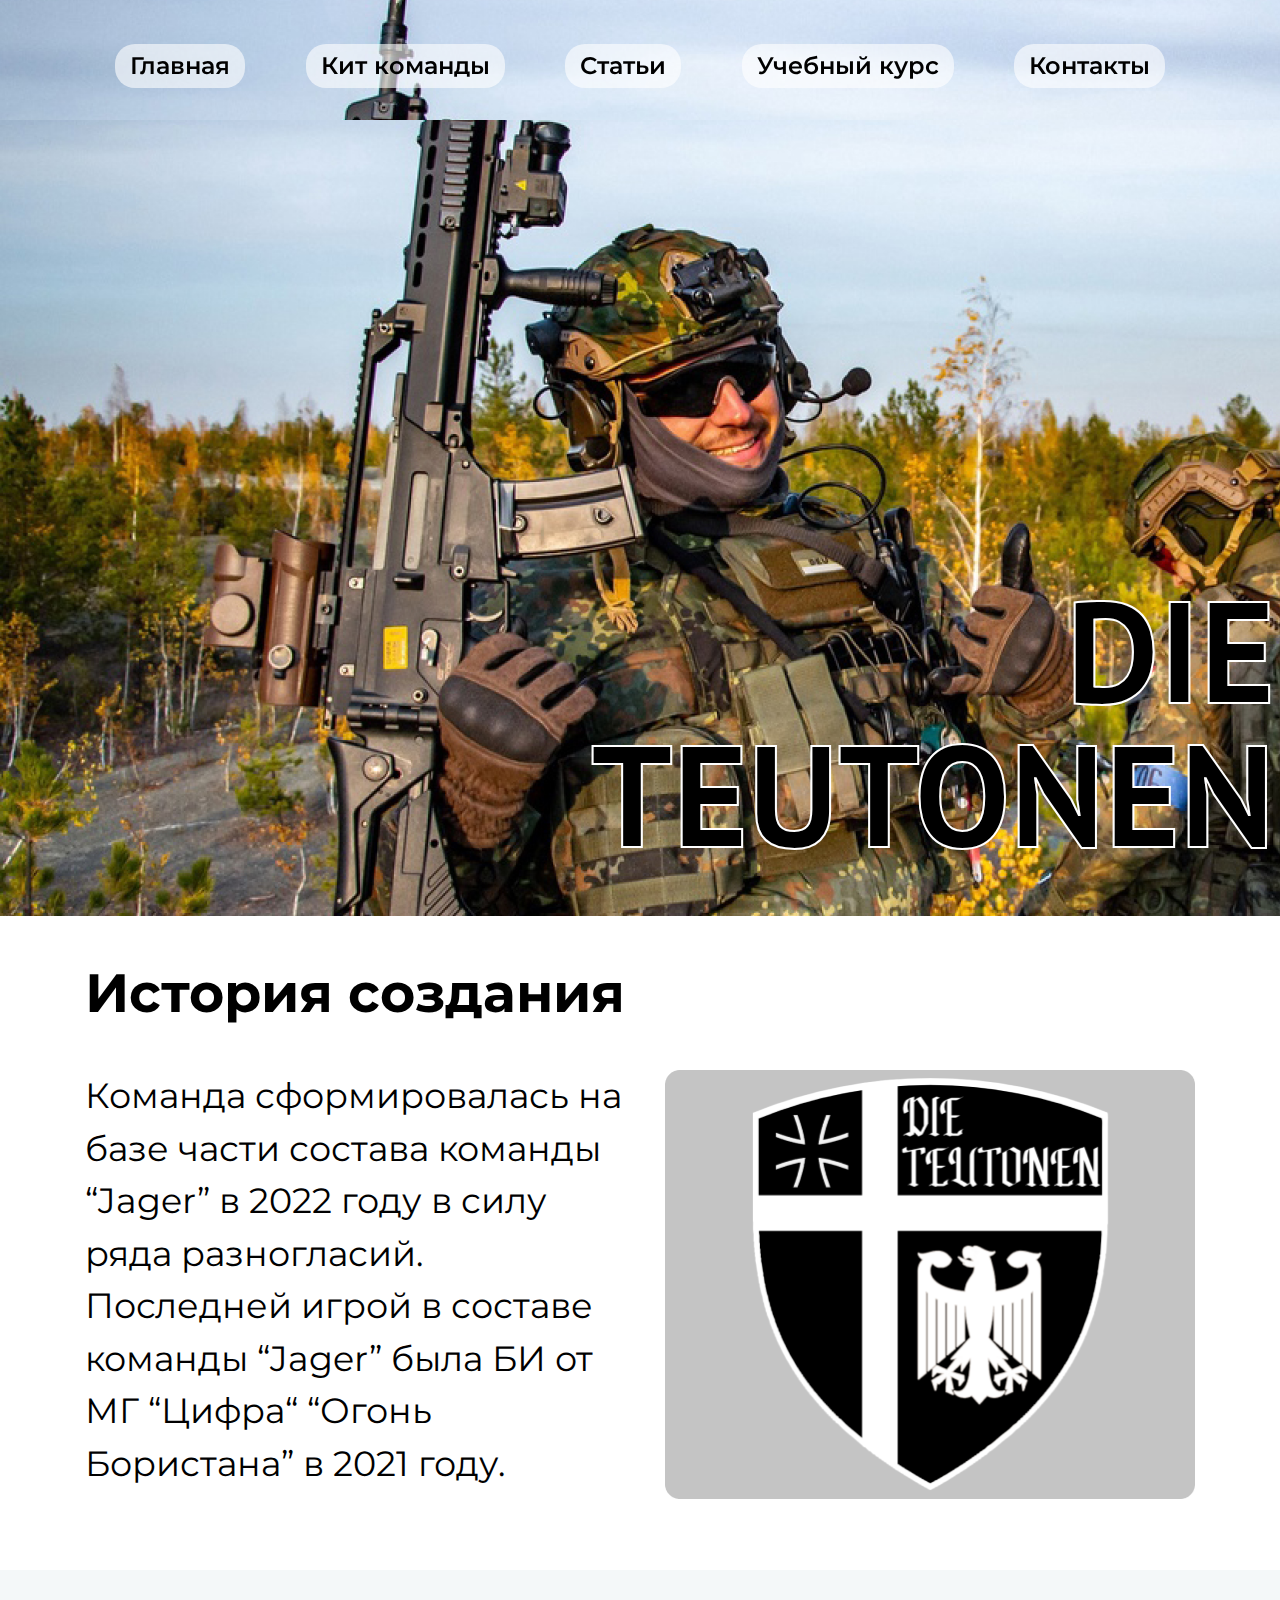
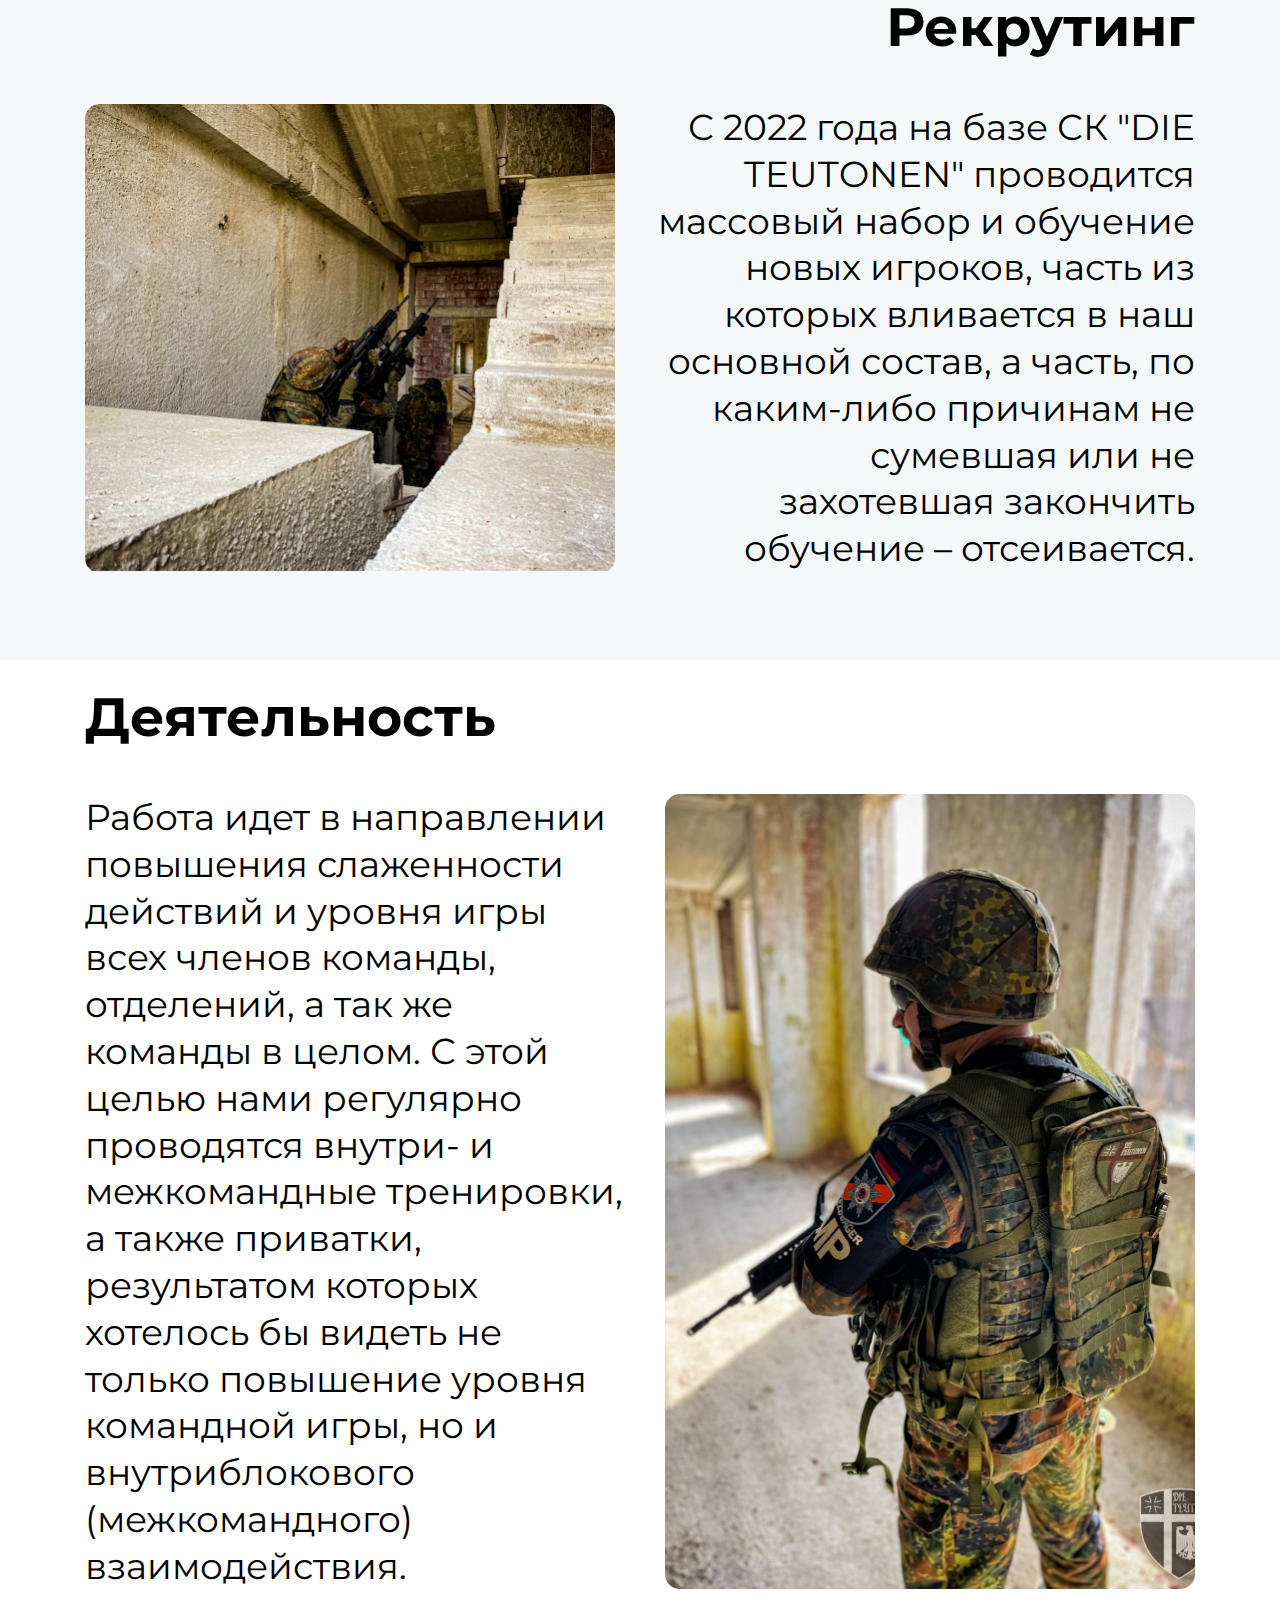
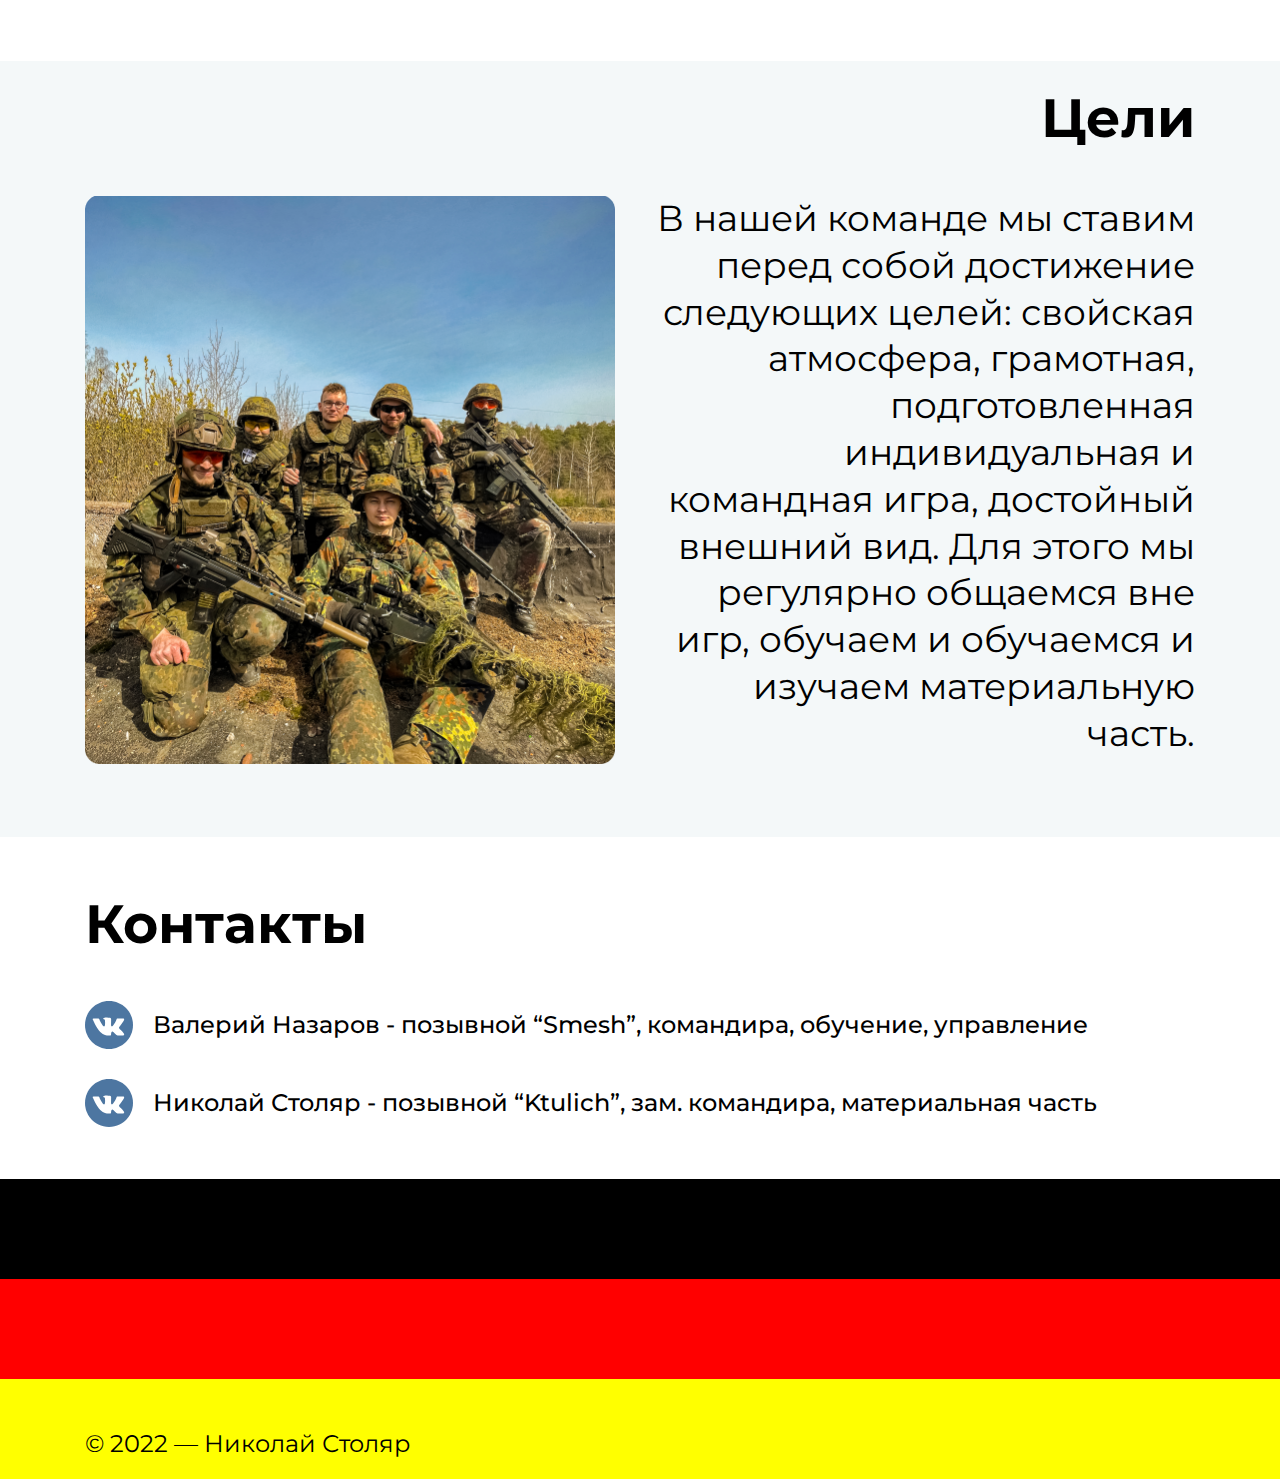
<file: index.html>
<!DOCTYPE html>
<html lang="ru">
	<head>
		<!-- encoding -->
		<meta charset="UTF-8" />
		<!-- Mobile support -->
		<meta name="viewport" content="width=device-width, initial-scale=1.0" />

		<!-- Title and SEO -->
		<title>DIE TEUTONEN</title>
		<meta name="description" content="Сайт команды "DIE TEUTONEN"" />
		<meta name="keywords" content="страйкбол, Екатеринбург, Челябинск, Бундесвер, Bundeswehr>" />

		<!-- Styles -->
		<link rel="stylesheet" href="./css/main.css" />

		<!-- Open Graph -->
		<meta property="og:url" content="https://cs96912.tmweb.ru/DT_Site/index.html/" />
		<meta property="og:type" content="website" />
		<meta property="og:title" content="Сайт команды DIE TEUTONEN" />
		<meta property="og:description" content="Страйкбол, Бундесвер" />
		<!-- <meta property="og:image" content="./img/opengraph.jpg"/> -->

		<!-- Favicons -->
		<link rel="shortcut icon" href="./img/favicon/favicon.ico" />

		<!-- Fonts -->
		<link rel="preconnect" href="https://fonts.googleapis.com">
		<link rel="preconnect" href="https://fonts.gstatic.com" crossorigin>
		<link href="https://fonts.googleapis.com/css2?family=Montserrat:wght@100;500;600;700&family=PT+Sans:wght@700&display=swap" rel="stylesheet">

	</head>
	<body>
		<!-- HEADER TOP -->
		<div class="header__top">
			<div class="container">
				<div class="header__top-content">
					<nav class="nav">
						<a href="./index.html">Главная</a>
						<a href="./kit_page.html">Кит команды</a>
						<a href="./404_page.html">Статьи</a>
						<a href="./404_page.html">Учебный курс</a>
						<a href="#contacts">Контакты</a>
					</nav>
				</div>
			</div>
		</div>
		<!-- HEADER TOP TABLET/MOBILE -->
		
		<!-- MOBILE NAV -->
		
		<!-- HEADER -->
		<div class="header">
			<div class="container">
				<div class="header__text">
					<h1>DIE TEUTONEN</h1>
				</div>
			</div>
		</div>
		<!-- HISTORY -->
		<section class="history">
			<div class="container">
				<div class="history__content">
					<div class="history__content-title">
						<h2>История создания</h2>
					</div>
					<div class="history__content__desc">
						<div class="history__content__desc-text">
							<p>Команда сформировалась на базе части состава команды “Jager” в 2022 году в силу ряда разногласий.
							Последней игрой в составе команды “Jager” была БИ от МГ “Цифра“ “Огонь Бористана” в 2021 году.</p>
						</div>
						<div class="history__content__desc-img">
							<img src="./img/DT_main_page/header/emblem_with_bc.png" alt="Team Emblem">
						</div>
					</div>
				</div>
			</div>
		</section>
		<!-- RECRUITING -->
		<section class="recruiting">
			<div class="container">
				<div class="recruiting__content">
					<div class="recruiting__content-title">
						<h2>Рекрутинг</h2>
					</div>
					<div class="recruiting__content__desc">
						<div class="recruiting__content__desc-img">
							<img src="./img/DT_main_page/header/three_comrades_ladder_1.png" alt="Three comrades on ladder">
						</div>
						<div class="recruiting__content__desc-text">
							<p>С 2022 года на базе СК "DIE TEUTONEN" проводится массовый набор и обучение новых игроков, часть из которых вливается в
							наш основной состав, а часть, по каким-либо причинам не сумевшая или не захотевшая закончить обучение – отсеивается.</p>
						</div>
					</div>
				</div>
			</div>
		</section>
		<!-- ACTIVITY -->
		<section class="activity">
			<div class="container">
				<div class="activity__content">
					<div class="activity__content-title">
						<h2>Деятельность</h2>
					</div>
					<div class="activity__content__desc">
						<div class="activity__content__desc-text">
							<p>Работа идет в направлении повышения слаженности действий и уровня игры всех членов команды, отделений, а так же команды
							в целом. С этой целью нами регулярно проводятся внутри- и межкомандные тренировки, а также приватки, результатом которых
							хотелось бы видеть не только повышение уровня командной игры, но и внутриблокового (межкомандного) взаимодействия.</p>
						</div>
						<div class="activity__content__desc-img">
							<img src="./img/DT_main_page/header/igel_1.png" alt="Three comrades on ladder">
						</div>
					</div>
				</div>
			</div>
		</section>
		<!-- DIRECTION -->
		<section class="direction">
			<div class="container">
				<div class="direction__content">
					<div class="direction__content-title">
						<h2>Цели</h2>
					</div>
					<div class="direction__content__desc">
						<div class="direction__content__desc-img">
							<img src="./img/DT_main_page/header/team_photo_1.png" alt="Team photo">
						</div>
						<div class="direction__content__desc-text">
							<p>В нашей команде мы ставим перед собой достижение следующих целей: свойская атмосфера, грамотная, подготовленная
							индивидуальная и командная игра, достойный внешний вид. Для этого мы регулярно общаемся вне игр, обучаем и обучаемся и
							изучаем материальную часть.</p>
						</div>
					</div>
				</div>
			</div>
		</section>
		<!-- CONTACTS -->
		<section class="contacts" id="contacts">
			<div class="container">
				<div class="contacts__title">
					<h2>Контакты</h2>
				</div>
				<div class="contacts__wrapper">
					<div class="contacts__wrapper-info">
						<a href="https://vk.com/id27710080">
							<img src="./img/socials/vk.svg" alt="VK">
							<p>Валерий Назаров - позывной “Smesh”, командира, обучение, управление</p>
						</a>
					</div>
					<div class="contacts__wrapper-info">
						<a href="https://vk.com/ktulich">
							<img src="./img/socials/vk.svg" alt="VK">
							<p>Николай Столяр - позывной “Ktulich”, зам. командира, материальная часть</p>
						</a>
					</div>
				</div>
			</div>
		</section>
		<!-- FOOTER -->
		<footer class="footer">
			<div class="footer__line__black-color"></div>
			<div class="footer__line__red-color"></div>
			<div class="container">
				<div class="footer__copyright">
					<p>&#169; 2022 — Николай Столяр</p>
				</div>
			</div>
		</footer>
		<!-- BACKTOP ARROW -->
		<div class="backtop-arrow">
			<p class="backtop-arrow__text visually-hidden-text">В начало страницы</p>
			<a href="#top">
				<svg xmlns="http://www.w3.org/2000/svg" xmlns:xlink="http://www.w3.org/1999/xlink" width="80" height="166"
					viewBox="0 0 40 166">
					<image id="Слой_1" data-name="Слой 1" y="3" width="40" height="166" xlink:href="[data-uri]" />
				</svg>

			</a>
		</div>

		<script src="./libs/jquery/jquery-3.6.0.min.js"></script>
		<script src="./libs/jquery.validate/jquery.validate.js"></script>
		<script src="./js/main.js"></script>
	</body>
</html>
</file>
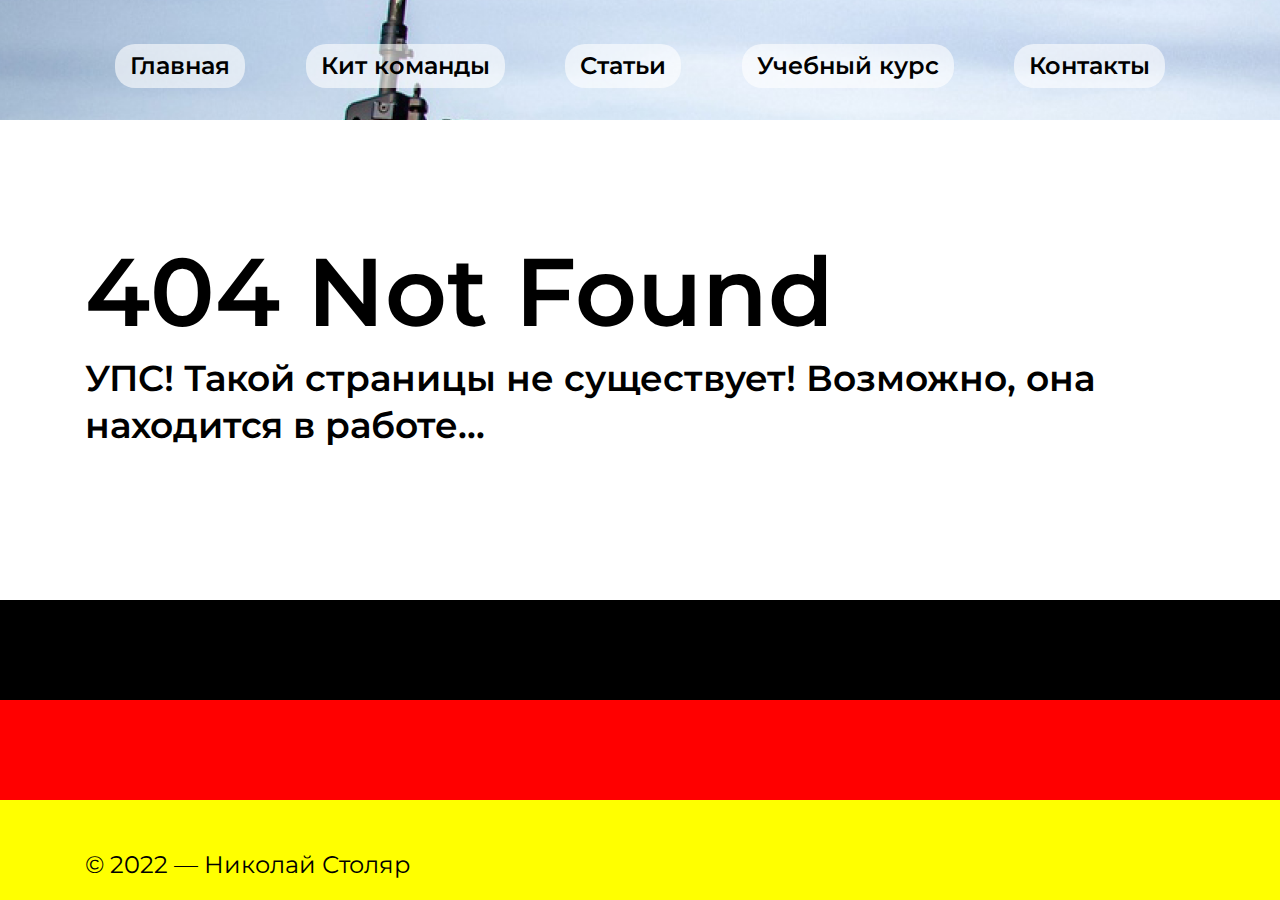
<file: 404_page.html>
<!DOCTYPE html>
<html lang="ru">

<head>
    <!-- encoding -->
    <meta charset="UTF-8" />
    <!-- Mobile support -->
    <meta name="viewport" content="width=device-width, initial-scale=1.0" />

    <!-- Title and SEO -->
    <title>DIE TEUTONEN</title>
    <meta name="description" content="Сайт команды " DIE TEUTONEN"" />
    <meta name="keywords" content="страйкбол, Екатеринбург, Челябинск, Бундесвер, Bundeswehr>" />

    <!-- Styles -->
    <link rel="stylesheet" href="./css/main.css" />

    <!-- Open Graph -->
    <meta property="og:url" content="https://cs96912.tmweb.ru/DT_Site/index.html/" />
    <meta property="og:type" content="website" />
    <meta property="og:title" content="Сайт команды DIE TEUTONEN" />
    <meta property="og:description" content="Страйкбол, Бундесвер" />
    <!-- <meta property="og:image" content="./img/opengraph.jpg"/> -->

    <!-- Favicons -->
    <link rel="shortcut icon" href="./img/favicon/favicon.ico" />

    <!-- Fonts -->
    <link rel="preconnect" href="https://fonts.googleapis.com">
    <link rel="preconnect" href="https://fonts.gstatic.com" crossorigin>
    <link
        href="https://fonts.googleapis.com/css2?family=Montserrat:wght@100;500;600;700&family=PT+Sans:wght@700&display=swap"
        rel="stylesheet">

</head>

<body>
    <!-- HEADER TOP -->
    <div class="header__top">
        <div class="container">
            <div class="header__top-content">
                <nav class="nav">
                    <a href="./index.html">Главная</a>
                    <a href="./kit_page.html">Кит команды</a>
                    <a href="./404_page.html">Статьи</a>
                    <a href="./404_page.html">Учебный курс</a>
                    <a href="./index.html">Контакты</a>
                </nav>
            </div>
        </div>
    </div>
    <!-- 404 TEXT -->
    <div class="error404">
        <div class="container">
            <div class="error404__wrapper">
                <div class="error404__title">
                    <h1>404 Not Found</h1>
                </div>
                <div class="error404__text">
                    <p>УПС! Такой страницы не существует! Возможно, она находится в работе...</p>
                </div>
            </div>
        </div>
    </div>
    <!-- FOOTER -->
    <footer class="footer">
        <div class="footer__line__black-color"></div>
        <div class="footer__line__red-color"></div>
        <div class="container">
            <div class="footer__copyright">
                <p>&#169; 2022 — Николай Столяр</p>
            </div>
        </div>
    </footer>
    <!-- BACKTOP ARROW -->
    <div class="backtop-arrow">
        <p class="backtop-arrow__text visually-hidden-text">В начало страницы</p>
        <a href="#top">
            <svg xmlns="http://www.w3.org/2000/svg" xmlns:xlink="http://www.w3.org/1999/xlink" width="80" height="166"
                viewBox="0 0 40 166">
                <image id="Слой_1" data-name="Слой 1" y="3" width="40" height="166"
                    xlink:href="[data-uri]" />
            </svg>

        </a>
    </div>

    <script src="./libs/jquery/jquery-3.6.0.min.js"></script>
    <script src="./libs/jquery.validate/jquery.validate.js"></script>
    <script src="./js/main.js"></script>
</body>
</html>
</file>
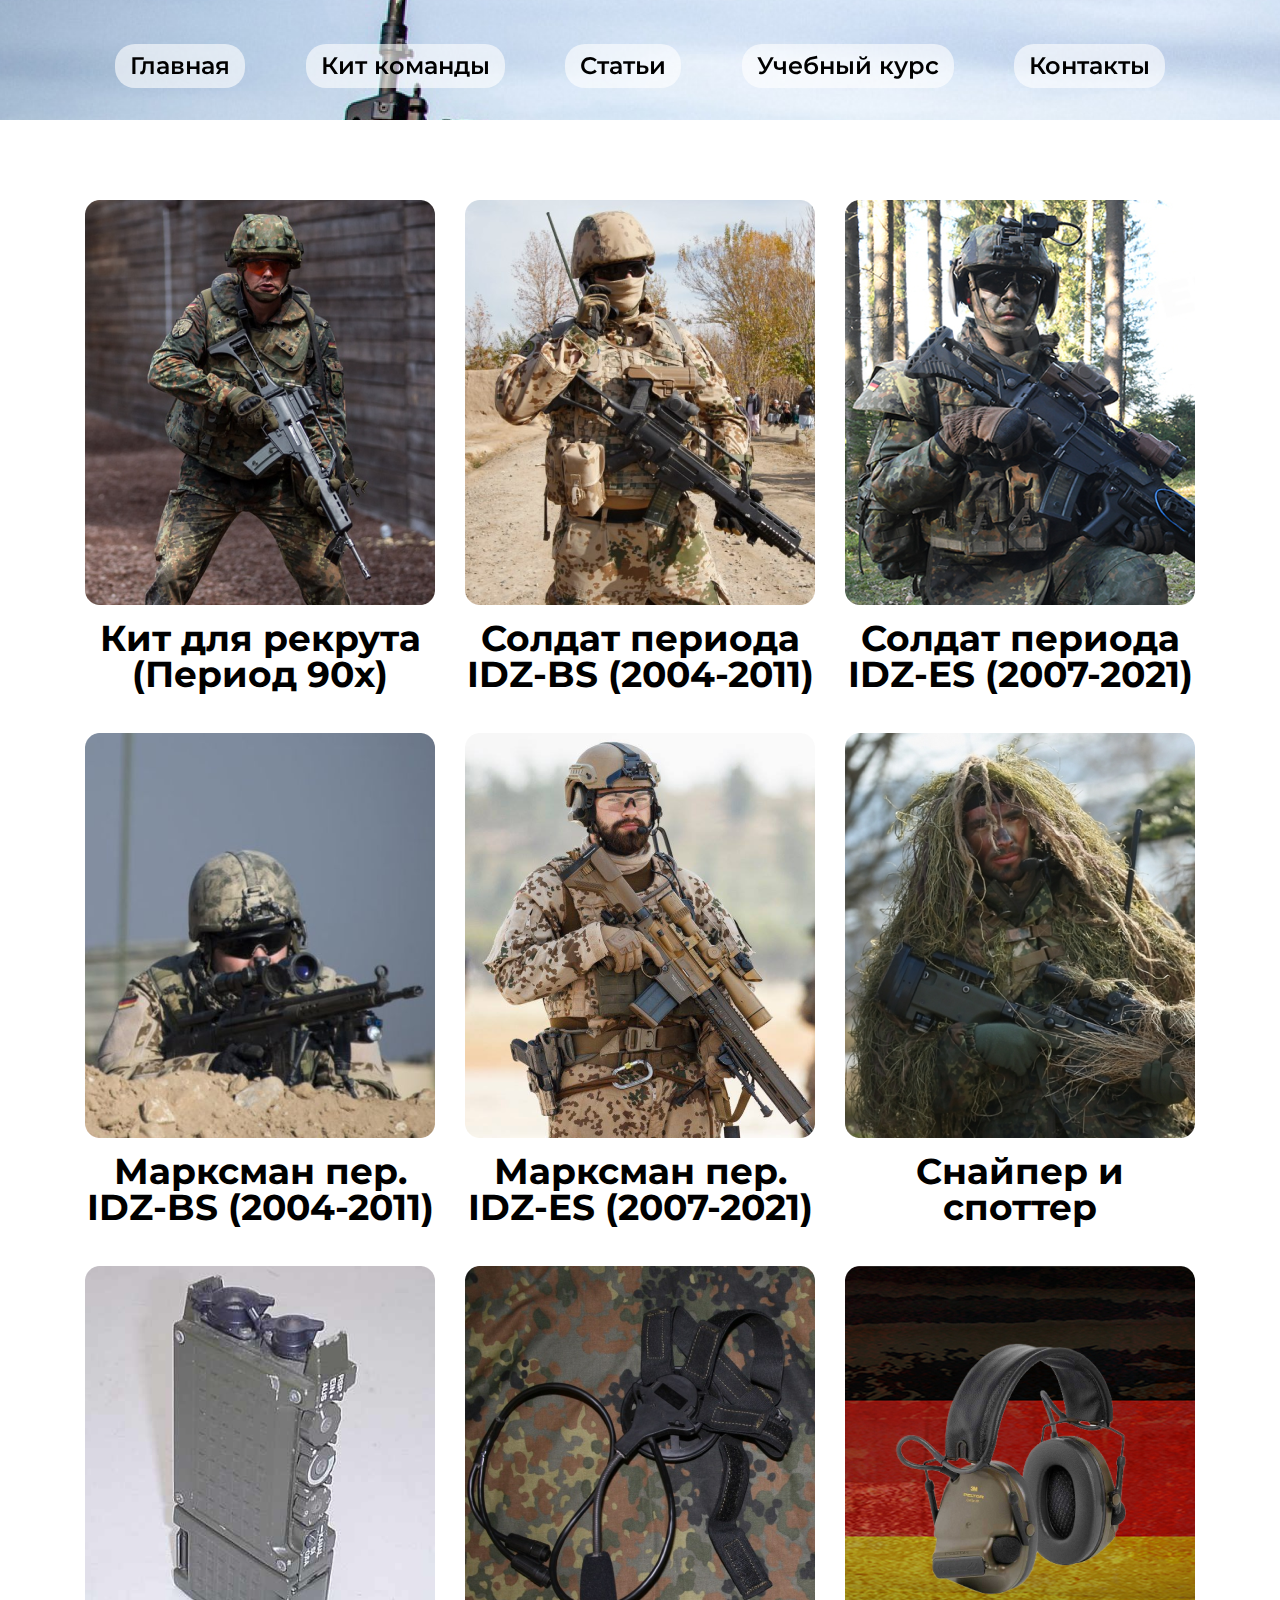
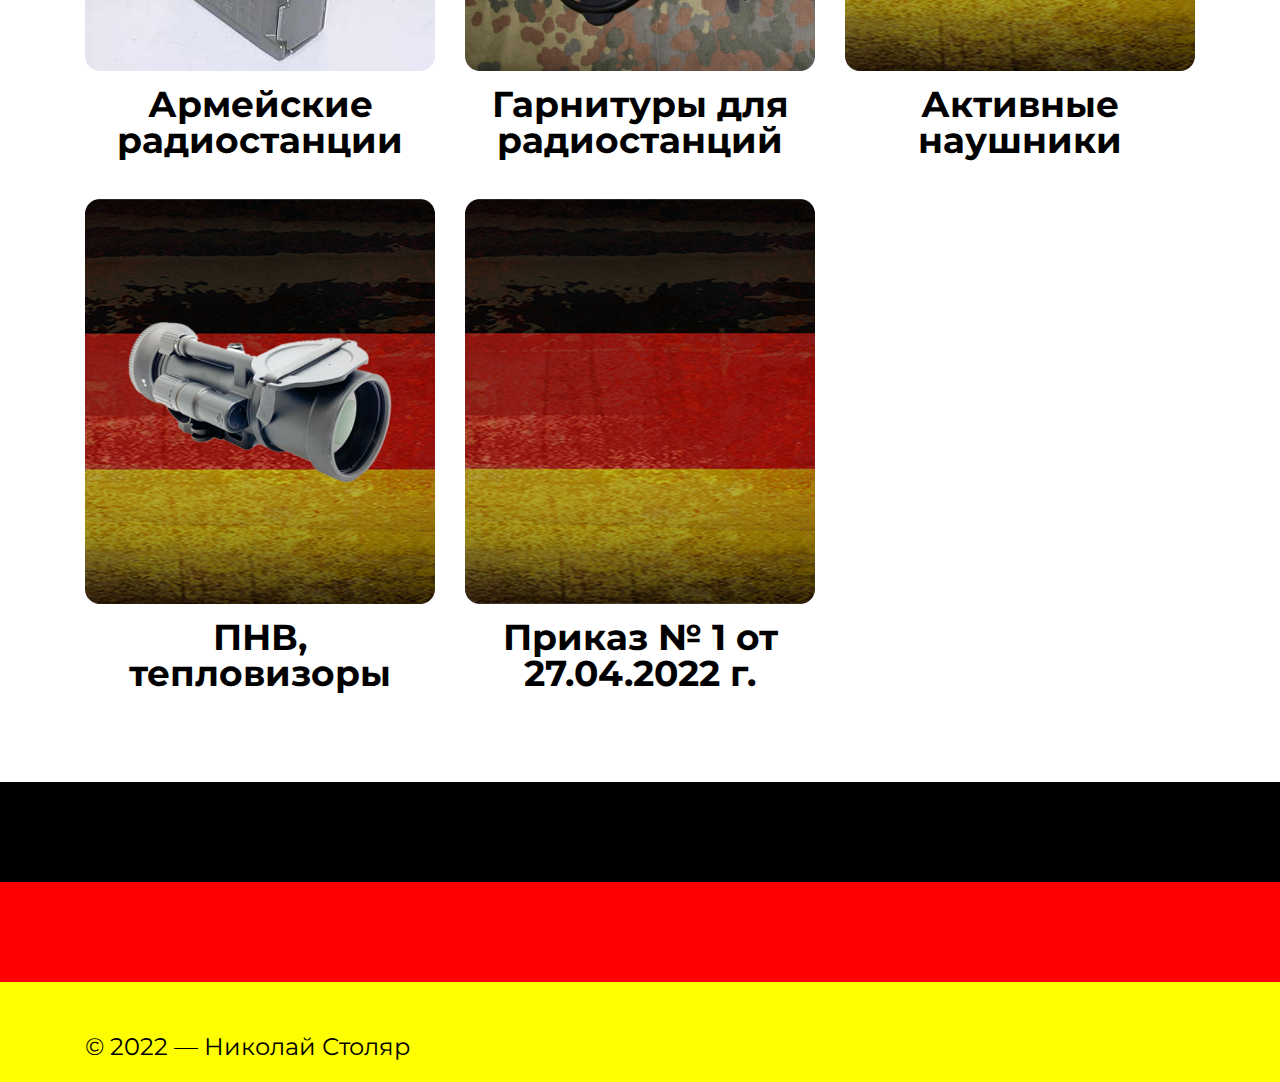
<file: kit_page.html>
<!DOCTYPE html>
<html lang="ru">

<head>
    <!-- encoding -->
    <meta charset="UTF-8" />
    <!-- Mobile support -->
    <meta name="viewport" content="width=device-width, initial-scale=1.0" />

    <!-- Title and SEO -->
    <title>DIE TEUTONEN</title>
    <meta name="description" content="Сайт команды " DIE TEUTONEN"" />
    <meta name="keywords" content="страйкбол, Екатеринбург, Челябинск, Бундесвер, Bundeswehr>" />

    <!-- Styles -->
    <link rel="stylesheet" href="./css/main.css" />

    <!-- Open Graph -->
    <meta property="og:url" content="https://cs96912.tmweb.ru/DT_Site/index.html/" />
    <meta property="og:type" content="website" />
    <meta property="og:title" content="Сайт команды DIE TEUTONEN" />
    <meta property="og:description" content="Страйкбол, Бундесвер" />
    <!-- <meta property="og:image" content="./img/opengraph.jpg"/> -->

    <!-- Favicons -->
    <link rel="shortcut icon" href="./img/favicon/favicon.ico" />

    <!-- Fonts -->
    <link rel="preconnect" href="https://fonts.googleapis.com">
    <link rel="preconnect" href="https://fonts.gstatic.com" crossorigin>
    <link
        href="https://fonts.googleapis.com/css2?family=Montserrat:wght@100;500;600;700&family=PT+Sans:wght@700&display=swap"
        rel="stylesheet">

</head>

<body>
    <!-- HEADER TOP -->
    <div class="header__top">
        <div class="container">
            <div class="header__top-content">
                <nav class="nav">
                    <a href="./index.html">Главная</a>
                    <a href="./kit_page.html">Кит команды</a>
                    <a href="./404_page.html">Статьи</a>
                    <a href="./404_page.html">Учебный курс</a>
                    <a href="./index.html">Контакты</a>
                </nav>
            </div>
        </div>
    </div>
    <!-- KIT CARDS -->
    <div class="kit-card">
        <div class="container">
            <div class="kit-card__wrapper">
                <!-- KIT RECRUIT -->
                <div class="kit-card__el">
                    <a href="./recruit_kit_page.html" class="kit-card__a">
                        <img class="kit-card__img" src="./img/DT_kit_page/soldier_1.png" alt="Soldat, Gebirgspionierbataillon 8, Germany, 04.08">
                        <span class="kit-card__img-hovertext">
                            <p>Soldat, Gebirgspionierbataillon 8, Germany, 04.08</p>
                        </span>
                        <div class="kit-card__title">
                            <h2>Кит для рекрута (Период 90х)</h2>
                        </div>
                    </a>
                </div>
                <!-- KIT S IDZ-BS -->
                <div class="kit-card__el">
                    <a href="./404_page.html" class="kit-card__a">
                        <img class="kit-card__img" src="./img/DT_kit_page/soldier_2.png" alt="Oberleutnant Sven T., Joint Fire Support Team, Afganistan, 22.12">
                        <span class="kit-card__img-hovertext">
                            <p>Oberleutnant Sven T., Joint Fire Support Team, Afganistan, 22.12</p>
                        </span>
                        <div class="kit-card__title">
                            <h2>Солдат периода IDZ-BS (2004-2011)</h2>
                        </div>
                    </a>
                </div>
                <!-- KIT S IDZ-ES -->
                <div class="kit-card__el">
                    <a href="./404_page.html" class="kit-card__a">
                        <img class="kit-card__img" src="./img/DT_kit_page/soldier_3.png" alt="Soldat, Panzergrenadierbataillon 112, 21.04">
                        <span class="kit-card__img-hovertext">
                            <p>Soldat, Panzergrenadierbataillon 112, 21.04</p>
                        </span>
                        <div class="kit-card__title">
                            <h2>Солдат периода IDZ-ES (2007-2021)</h2>
                        </div>
                    </a>
                </div>
                <!-- KIT M IDZ-BS -->
                <div class="kit-card__el">
                    <a href="./404_page.html" class="kit-card__a">
                        <img class="kit-card__img" src="./img/DT_kit_page/soldier_4.png" alt="Soldats, 23.12">
                        <span class="kit-card__img-hovertext">
                            <p>Soldats, 23.12</p>
                        </span>
                        <div class="kit-card__title">
                            <h2>Марксман пер. IDZ-BS (2004-2011)</h2>
                        </div>
                    </a>
                </div>
                <!-- KIT M IDZ-ES -->
                <div class="kit-card__el">
                    <a href="./404_page.html" class="kit-card__a">
                        <img class="kit-card__img" src="./img/DT_kit_page/soldier_5.png" alt="Soldat, Air Mobile Protection Team aus dem Objektschutzregiment der Luftwaffe, 23.06">
                        <span class="kit-card__img-hovertext">
                            <p>Soldat, Air Mobile Protection Team aus dem Objektschutzregiment der Luftwaffe, 23.06</p>
                        </span>
                        <div class="kit-card__title">
                            <h2>Марксман пер. IDZ-ES (2007-2021)</h2>
                        </div>
                    </a>
                </div>
                <!-- KIT SNIPER/SPOTTER -->
                <div class="kit-card__el">
                    <a href="./404_page.html" class="kit-card__a">
                        <img class="kit-card__img" src="./img/DT_kit_page/soldier_6.png" alt="Scharfschutze & Spotter, Panzergrenadierbataillon 371, 10.03">
                        <span class="kit-card__img-hovertext">
                            <p>Scharfschutze & Spotter, Panzergrenadierbataillon 371, 10.03</p>
                        </span>
                        <div class="kit-card__title">
                            <h2>Снайпер и споттер</h2>
                        </div>
                    </a>
                </div>
                <!-- KIT RADIOSTATIONS -->
                <div class="kit-card__el">
                    <a href="./404_page.html" class="kit-card__a">
                        <img class="kit-card__img" src="./img/DT_kit_page/sem52_german_flag.png" alt="SEM52">
                        <span class="kit-card__img-hovertext">
                            <p>SEM52</p>
                        </span>
                        <div class="kit-card__title">
                            <h2>Армейские радиостанции</h2>
                        </div>
                    </a>
                </div>
                <!-- KIT HEADSET -->
                <div class="kit-card__el">
                    <a href="./404_page.html" class="kit-card__a">
                        <img class="kit-card__img" src="./img/DT_kit_page/elno_h_295_german_flag.png" alt="Headsets">
                        <span class="kit-card__img-hovertext">
                            <p>ELNO H295</p>
                        </span>
                        <div class="kit-card__title">
                            <h2>Гарнитуры для радиостанций</h2>
                        </div>
                    </a>
                </div>
                <!-- KIT ACTIVE HEADSET -->
                <div class="kit-card__el">
                    <a href="./404_page.html" class="kit-card__a">
                        <img class="kit-card__img" src="./img/DT_kit_page/peltor_comtac_xp_german_flag.png" alt="Active headsets">
                        <span class="kit-card__img-hovertext">
                            <p>3M PELTOR COMTAC XP</p>
                        </span>
                        <div class="kit-card__title">
                            <h2>Активные наушники</h2>
                        </div>
                    </a>
                </div>
                <!-- KIT NIGHT VISION -->
                <div class="kit-card__el">
                    <a href="./404_page.html" class="kit-card__a">
                        <img class="kit-card__img" src="./img/DT_kit_page/nsv_600_german_flag.png" alt="Night vision accessories">
                        <span class="kit-card__img-hovertext">
                            <p>NSV 800</p>
                        </span>
                        <div class="kit-card__title">
                            <h2>ПНВ, тепловизоры</h2>
                        </div>
                    </a>
                </div>
                <!-- KIT ORDER -->
                <div class="kit-card__el">
                    <a href="./404_page.html" class="kit-card__a">
                        <img class="kit-card__img" src="./img/DT_kit_page/german_flag.png" alt="Order # 1">
                        <span class="kit-card__img-hovertext">
                            <p>“О моделировании и реконструкции специальных подразделений”</p>
                        </span>
                        <div class="kit-card__title">
                            <h2>Приказ № 1 от 27.04.2022 г.</h2>
                        </div>
                    </a>
                </div>
            </div>
        </div>
    </div>
    <!-- FOOTER -->
    <footer class="footer">
        <div class="footer__line__black-color"></div>
        <div class="footer__line__red-color"></div>
        <div class="container">
            <div class="footer__copyright">
                <p>&#169; 2022 — Николай Столяр</p>
            </div>
        </div>
    </footer>
    <!-- BACKTOP ARROW -->
    <div class="backtop-arrow">
        <p class="backtop-arrow__text visually-hidden-text">В начало страницы</p>
        <a href="#top">
            <svg xmlns="http://www.w3.org/2000/svg" xmlns:xlink="http://www.w3.org/1999/xlink" width="80" height="166"
                viewBox="0 0 40 166">
                <image id="Слой_1" data-name="Слой 1" y="3" width="40" height="166"
                    xlink:href="[data-uri]" />
            </svg>

        </a>
    </div>

    <script src="./libs/jquery/jquery-3.6.0.min.js"></script>
    <script src="./libs/jquery.validate/jquery.validate.js"></script>
    <script src="./js/main.js"></script>
</body>
</html>
</file>
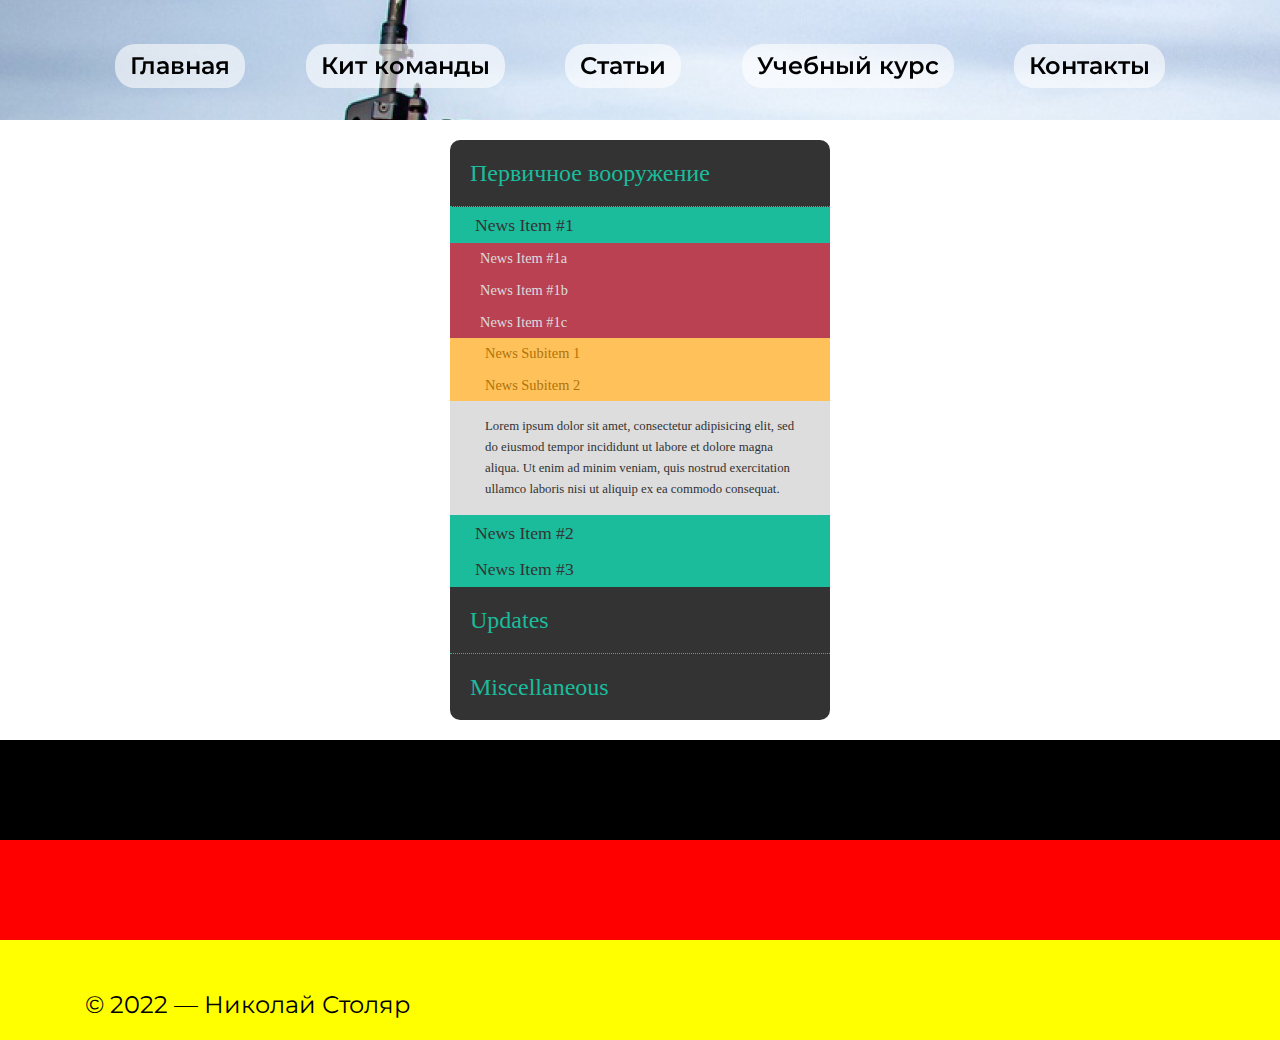
<file: recruit_kit_page.html>
<!DOCTYPE html>
<html lang="ru">

<head>
    <!-- encoding -->
    <meta charset="UTF-8" />
    <!-- Mobile support -->
    <meta name="viewport" content="width=device-width, initial-scale=1.0" />

    <!-- Title and SEO -->
    <title>DIE TEUTONEN</title>
    <meta name="description" content="Сайт команды " DIE TEUTONEN"" />
    <meta name="keywords" content="страйкбол, Екатеринбург, Челябинск, Бундесвер, Bundeswehr>" />

    <!-- Styles -->
    <link rel="stylesheet" href="./css/main.css" />

    <!-- Open Graph -->
    <meta property="og:url" content="https://cs96912.tmweb.ru/DT_Site/index.html/" />
    <meta property="og:type" content="website" />
    <meta property="og:title" content="Сайт команды DIE TEUTONEN" />
    <meta property="og:description" content="Страйкбол, Бундесвер" />
    <!-- <meta property="og:image" content="./img/opengraph.jpg"/> -->

    <!-- Favicons -->
    <link rel="shortcut icon" href="./img/favicon/favicon.ico" />

    <!-- Fonts -->
    <link rel="preconnect" href="https://fonts.googleapis.com">
    <link rel="preconnect" href="https://fonts.gstatic.com" crossorigin>
    <link
        href="https://fonts.googleapis.com/css2?family=Montserrat:wght@100;500;600;700&family=PT+Sans:wght@700&display=swap"
        rel="stylesheet">

</head>

<body>
    <!-- HEADER TOP -->
    <div class="header__top">
        <div class="container">
            <div class="header__top-content">
                <nav class="nav">
                    <a href="./index.html">Главная</a>
                    <a href="./kit_page.html">Кит команды</a>
                    <a href="./404_page.html">Статьи</a>
                    <a href="./404_page.html">Учебный курс</a>
                    <a href="./index.html">Контакты</a>
                </nav>
            </div>
        </div>
    </div>
<div class="kit-menu">
    <div class="container">
        <aside class="accordion">
            <h1>Первичное вооружение</h1>
            <div class="opened-for-codepen">
                <h2>News Item #1</h2>
                <div class="opened-for-codepen">
                    <h3>News Item #1a</h3>
                    <div>
                        <h4>News Subitem 1</h4>
                        <p>Lorem ipsum dolor sit amet, consectetur adipisicing elit, sed do eiusmod tempor incididunt ut labore
                            et dolore magna aliqua. Ut enim ad minim veniam, quis nostrud exercitation ullamco laboris nisi ut
                            aliquip ex ea commodo consequat.</p>
                        <h4>News Subitem 2</h4>
                        <p>Lorem ipsum dolor sit amet, consectetur adipisicing elit, sed do eiusmod tempor incididunt ut labore
                            et dolore magna aliqua. Ut enim ad minim veniam, quis nostrud exercitation ullamco laboris nisi ut
                            aliquip ex ea commodo consequat.</p>
        
                        <h4>News Subitem 3</h4>
                        <p>Lorem ipsum dolor sit amet, consectetur adipisicing elit, sed do eiusmod tempor incididunt ut labore
                            et dolore magna aliqua. Ut enim ad minim veniam, quis nostrud exercitation ullamco laboris nisi ut
                            aliquip ex ea commodo consequat.</p>
                    </div>
        
                    <h3>News Item #1b</h3>
                    <p>Lorem ipsum dolor sit amet, consectetur adipisicing elit, sed do eiusmod tempor incididunt ut labore et
                        dolore magna aliqua. Ut enim ad minim veniam, quis nostrud exercitation ullamco laboris nisi ut aliquip
                        ex ea commodo consequat.</p>
        
                    <h3>News Item #1c</h3>
                    <div class="opened-for-codepen">
                        <h4>News Subitem 1</h4>
                        <p>Lorem ipsum dolor sit amet, consectetur adipisicing elit, sed do eiusmod tempor incididunt ut labore
                            et dolore magna aliqua. Ut enim ad minim veniam, quis nostrud exercitation ullamco laboris nisi ut
                            aliquip ex ea commodo consequat.</p>
        
                        <h4>News Subitem 2</h4>
                        <p class="opened-for-codepen">Lorem ipsum dolor sit amet, consectetur adipisicing elit, sed do eiusmod
                            tempor incididunt ut labore et dolore magna aliqua. Ut enim ad minim veniam, quis nostrud
                            exercitation ullamco laboris nisi ut aliquip ex ea commodo consequat.</p>
                    </div>
                </div>
        
                <h2>News Item #2</h2>
                <p>Lorem ipsum dolor sit amet, consectetur adipisicing elit, sed do eiusmod tempor incididunt ut labore et
                    dolore magna aliqua. Ut enim ad minim veniam, quis nostrud exercitation ullamco laboris nisi ut aliquip ex
                    ea commodo consequat.</p>
        
                <h2>News Item #3</h2>
                <div>
                    <h3>News Item #3a</h3>
                    <p>Lorem ipsum dolor sit amet, consectetur adipisicing elit, sed do eiusmod tempor incididunt ut labore et
                        dolore magna aliqua. Ut enim ad minim veniam, quis nostrud exercitation ullamco laboris nisi ut aliquip
                        ex ea commodo consequat.</p>
        
                    <h3>News Item #3b</h3>
                    <p>Lorem ipsum dolor sit amet, consectetur adipisicing elit, sed do eiusmod tempor incididunt ut labore et
                        dolore magna aliqua. Ut enim ad minim veniam, quis nostrud exercitation ullamco laboris nisi ut aliquip
                        ex ea commodo consequat.</p>
                </div>
            </div>
        
            <h1>Updates</h1>
            <div>
                <h2>Update #1</h2>
                <p>Lorem ipsum dolor sit amet, consectetur adipisicing elit, sed do eiusmod tempor incididunt ut labore et
                    dolore magna aliqua. Ut enim ad minim veniam, quis nostrud exercitation ullamco laboris nisi ut aliquip ex
                    ea commodo consequat.</p>
        
                <h2>Update #2</h2>
                <p>Lorem ipsum dolor sit amet, consectetur adipisicing elit, sed do eiusmod tempor incididunt ut labore et
                    dolore magna aliqua. Ut enim ad minim veniam, quis nostrud exercitation ullamco laboris nisi ut aliquip ex
                    ea commodo consequat.</p>
        
                <h2>Update #3</h2>
                <p>Lorem ipsum dolor sit amet, consectetur adipisicing elit, sed do eiusmod tempor incididunt ut labore et
                    dolore magna aliqua. Ut enim ad minim veniam, quis nostrud exercitation ullamco laboris nisi ut aliquip ex
                    ea commodo consequat.</p>
        
                <h2>Update #4</h2>
                <p>Lorem ipsum dolor sit amet, consectetur adipisicing elit, sed do eiusmod tempor incididunt ut labore et
                    dolore magna aliqua. Ut enim ad minim veniam, quis nostrud exercitation ullamco laboris nisi ut aliquip ex
                    ea commodo consequat.</p>
            </div>
        
            <h1>Miscellaneous</h1>
            <div>
                <h2>Misc. #1</h2>
                <p>Lorem ipsum dolor sit amet, consectetur adipisicing elit, sed do eiusmod tempor incididunt ut labore et
                    dolore magna aliqua. Ut enim ad minim veniam, quis nostrud exercitation ullamco laboris nisi ut aliquip ex
                    ea commodo consequat.</p>
        
                <h2>Misc. #2</h2>
                <p>Lorem ipsum dolor sit amet, consectetur adipisicing elit, sed do eiusmod tempor incididunt ut labore et
                    dolore magna aliqua. Ut enim ad minim veniam, quis nostrud exercitation ullamco laboris nisi ut aliquip ex
                    ea commodo consequat.</p>
        
                <h2>Misc. #3</h2>
                <div>
                    <h3>Misc. Item #1a</h3>
                    <div>
                        <h4>Misc. Subitem 1</h4>
                        <p>Lorem ipsum dolor sit amet, consectetur adipisicing elit, sed do eiusmod tempor incididunt ut labore
                            et dolore magna aliqua. Ut enim ad minim veniam, quis nostrud exercitation ullamco laboris nisi ut
                            aliquip ex ea commodo consequat.</p>
        
                        <h4>Misc. Subitem 2</h4>
                        <p>Lorem ipsum dolor sit amet, consectetur adipisicing elit, sed do eiusmod tempor incididunt ut labore
                            et dolore magna aliqua. Ut enim ad minim veniam, quis nostrud exercitation ullamco laboris nisi ut
                            aliquip ex ea commodo consequat.</p>
        
                        <h4>Misc. Subitem 3</h4>
                        <p>Lorem ipsum dolor sit amet, consectetur adipisicing elit, sed do eiusmod tempor incididunt ut labore
                            et dolore magna aliqua. Ut enim ad minim veniam, quis nostrud exercitation ullamco laboris nisi ut
                            aliquip ex ea commodo consequat.</p>
                    </div>
                    <h3>Misc. Item #2a</h3>
                    <div>
                        <h4>Misc. Subitem 1</h4>
                        <p>Lorem ipsum dolor sit amet, consectetur adipisicing elit, sed do eiusmod tempor incididunt ut labore
                            et dolore magna aliqua. Ut enim ad minim veniam, quis nostrud exercitation ullamco laboris nisi ut
                            aliquip ex ea commodo consequat.</p>
        
                        <h4>Misc. Subitem 2</h4>
                        <p>Lorem ipsum dolor sit amet, consectetur adipisicing elit, sed do eiusmod tempor incididunt ut labore
                            et dolore magna aliqua. Ut enim ad minim veniam, quis nostrud exercitation ullamco laboris nisi ut
                            aliquip ex ea commodo consequat.</p>
                    </div>
                </div>
            </div>
        </aside>
        <!-- LEFT MENU -->
        <!-- <aside class="accordion">        
            <h1>Первичное вооружение</h1>            
            <div class="accordion__open-1">
                <h2>Штурмовые винтовки</h2>
                <div class="accordion__open-2 g_36-a1">
                    <h3>HK G36 A1</h3>
                </div>
            </div>
            <div class="accordion__open-1">
                <h2>Пулемёты</h2>
                <div class="accordion__open-2 mg_3">
                    <h3>RHEINMETALL MG3</h3>
                </div>
                <div class="accordion__open-2 mg_4">
                    <h3>HK MG4</h3>
                </div>
            </div>
            
            <h1>Вторичное вооружение</h1>
            <div class="accordion__open-1">
                <h2>Пистолеты-пулемёты</h2>
                <div class="accordion__open-2">
                    <h3>IMI MP2 A1</h3>
                </div>
                <div class="accordion__open-2">
                    <h3>HK MP7 A1</h3>
                </div>
            </div>
            <div class="accordion__open-1">
                <h2>Пистолеты</h2>
                <div class="accordion__open-2">
                    <h3>HK P8</h3>
                </div>
            </div>
            <div class="accordion__open-1">
                <h2>Ножи</h2>
                <div class="accordion__open-2">
                    <h3>EICKHORN ORIGINAL KM 2000</h3>
                </div>
            </div>

            <h1>СИБЗ</h1>
            <div class="accordion__open-1">
                <h2>Шлемы</h2>
                <div class="accordion__open-2">
                    <h3>SHUBERTH M826</h3>
                </div>
            </div>
            <div class="accordion__open-1">
                <h2>Бронежилеты</h2>
                <div class="accordion__open-2">
                    <h3>MEHLER ST</h3>
                </div>
            </div>

            <h1>Защита глаз</h1>   
            <div class="accordion__open-1">
                <h2>Открытого типа</h2>
                <div class="accordion__open-2">
                    <h3>REVISION Sawfly MAX-Wrap</h3>
                </div>
                <div class="accordion__open-2">
                    <h3>OAKLEY Ballistic M Frame 2.0</h3>
                </div>
            </div>
            <div class="accordion__open-1">
                <h2>Закрытого типа</h2>
                <div class="accordion__open-2">
                    <h3>GENTEX EPS 21</h3>
                </div>
                <div class="accordion__open-2">
                    <h3>BOLLE X800</h3>
                </div>
                <div class="accordion__open-2">
                    <h3>ESS Profile NVG</h3>
                </div>
            </div>

            <h1>Защита шеи и лица</h1>        
            <div class="accordion__open-1">
                <h2>Шемаги</h2>
                <div class="accordion__open-2">
                    <h3>Shemag Olive</h3>
                </div>
            </div>

            <h1>Форма</h1>
            <div class="accordion__open-1">
                <h2>Головные уборы</h2>
                <div class="accordion__open-2">
                    <h3>BW Feldmutze</h3>
                </div>
                <div class="accordion__open-2">
                    <h3>BW Bergmutze</h3>
                </div>
                <div class="accordion__open-2">
                    <h3>BW Barett</h3>
                </div>
            </div>
            <div class="accordion__open-1">
                <h2>Парки</h2>
                <div class="accordion__open-2">
                    <h3>BW Parka</h3>
                </div>
            </div>
            <div class="accordion__open-1">
                <h2>Кители</h2>
                <div class="accordion__open-2">
                    <h3>BW Feldbluse</h3>
                </div>
            </div>
            <div class="accordion__open-1">
                <h2>Подтяжки</h2>
                <div class="accordion__open-2">
                    <h3>BW Hosentrager</h3>
                </div>
            </div>
            <div class="accordion__open-1">
                <h2>Брюки</h2>
                <div class="accordion__open-2">
                    <h3>BW Feldhosen</h3>
                </div>
            </div>
            <div class="accordion__open-1">
                <h2>Костюмы для влагозащиты</h2>
                <div class="accordion__open-2">
                    <h3>BW Nasseschutz-anzug</h3>
                </div>
            </div>

            <h1>Кобуры</h1>       
            <div class="accordion__open-1">
                <h2>Армии Германии</h2>
                <div class="accordion__open-2">
                    <h3>BW Schnellzieh-holster fur HK P8</h3>
                </div>
            </div>

            <h1>Перчатки</h1>          
            <div class="accordion__open-1">
                <h2>Армии Германии</h2>
                <div class="accordion__open-2">
                    <h3>BW Handschuhe</h3>
                </div>
                <div class="accordion__open-2">
                    <h3>BW Handschuhe Nomex</h3>
                </div>
            </div>

            <h1>Гамаши</h1>
            <div class="accordion__open-1">
                <h2>Армии Германии</h2>
                <div class="accordion__open-2">
                    <h3>BW Gamaschen</h3>
                </div>
            </div>
            <div class="accordion__open-1">
                <h2>Коммерция</h2>
                <div class="accordion__open-2">
                    <h3>STURM MIL-TEC Gamaschen</h3>
                </div>
                <div class="accordion__open-2">
                    <h3>TASMANIAN TIGER Gamaschen</h3>
                </div>
            </div>

            <h1>Обувь</h1>          
            <div class="accordion__open-1">
                <h2>Армии Германии</h2>
                <div class="accordion__open-2">
                    <h3>BW Kampfstiefel 2000</h3>
                </div>
                <div class="accordion__open-2">
                    <h3>BW Kampfstiefel 2005/2007</h3>
                </div>
                <div class="accordion__open-2">
                    <h3>BW Bergstiefel</h3>
                </div>
                <div class="accordion__open-2">
                    <h3>BW Bergstiefel (2007)</h3>
                </div>
            </div>
        </aside> -->
        <!-- RIGHT MENU HK G36 A1-->
        <div class="right-menu g_36-a1-i none">
            <div class="right-menu__wrapper">
                <div class="right-menu__main-title">
                    <h1>HK G36 A1</h1>
                </div>
                <div class="right-menu__img">
                    <img src="./img/DT_recruit_kit_page/hkg36a1/G36 A1 1.png" alt="HK G36 A1">
                </div>
                <div class="right-menu__text">
                    <p>A0 - самая массовая среди всех модификаций, около 100 000. Фурнитура и ресивер выполнены из темного полимера и стали.
                    Большинство деталей выполнено из ударопрочного пластика.</p>
                    <p>A1 внешне отличается от A0 только маркировками. Поставляется в войска с 2002 года. Газоотвод доработан так, чтобы использовать вместо стандартного цевья гранатометное цевье от AG40-2 (HK AG36).</p> 
                    <p>Ручка переноса с штатным прицельным комплексом HKV, состоящим из 3.5х-кратного оптическим прицела ZF и коллиматорного RV (на фото ниже).</p>
                </div>
                <div class="right-menu__img">
                    <img src="./img/DT_recruit_kit_page/hkg36a1/hkv 1.png" alt="HKV">
                </div>
                <div class="right-menu__text">
                    <p>На ручку переноса возможна установка ночного прицела третьего поколения NSA80 и лазерного целеуказателя LLM01 (на фото ниже). На страйкбольных версиях приходится “колхозить” планки Пикатинни. :)</p>
                </div>
                <div class="right-menu__img">
                    <img src="./img/DT_recruit_kit_page/hkg36a1/hkvllm 1.png" alt="HKV LLM">
                </div>
                <div class="right-menu__img">
                    <img src="./img/DT_recruit_kit_page/hkg36a1/HK G36 MG4 MP7 sling 1.png" alt="g36A1 Sling">
                </div>
                <div class="right-menu__photo-comment">
                    <h2>Ремень для HK G36 A1</h2>
                </div>
            </div>
        </div>
        <!-- RIGHT MENU RHEINMETAL AG MG3-->
        <div class="right-menu mg_3-i none">
            <div class="right-menu__wrapper">
                <div class="right-menu__main-title">
                    <h1>RHEINMETAL AG MG3</h1>
                </div>
                <div class="right-menu__img">
                    <img src="./img/DT_recruit_kit_page/mg3/R AG MG3 1.png" alt="MG3">
                </div>
                <div class="right-menu__text">
                    <p>MG3 - единый пулемёт производства Rheinmetall AG, является усовершенствованным вариантом пулемёта MG42. Варианты в БВ:
                    MG3 - базовая версия с сошками, плечевым ремнем и прицельными приспособлениями и MG3A1 - версия для использования на
                    бронетехнике с шаровым кольцом на дуло бустера и резиновой заглушкой вместо плечевого упора, но без ремня, сошек и
                    приклада.
                    Предназначение данного пулемета - подавление и уничтожение живой силы противника.</p>
                    <p>Основные характеристики:
                    </p>
                    <ul>
                        <li>
                            калибр - 7,62 x 51 мм;
                        </li>
                        <li>
                            максимальная дальность - 600 м. на сошках, 1200 м. на станке;
                        </li>
                        <li>
                            длина - 1225 мм;
                        </li>
                        <li>
                            вес с сошками, прикладом и ремнем без патронов - 11,7 кг;
                        </li>
                        <li>
                            механические прицельные приспособления (оптика или коллиматоры используются редко);
                        </li>
                        <li>
                            фиксированный приклад;
                        </li>
                        <li>
                            питание: DM1 на 50 патронов (барабан), DM2 на 250 патронов (короб), DM40004 на 100 патронов (короб);
                        </li>
                        <li>
                            сошки/станок.
                        </li>
                    </ul>
                    <p>
                    Всего в MG 3 было осуществлено 61 усовершенствование конструкции по сравнению с базовым MG 42. Важные для страйкболиста
                    внешне:
                    </p>
                    <ul>
                        <li>MG3 снабжён откидным зенитным прицелом;</li>
                        <li>Цвет приклада у MG3 - чёрный c глянцевой лакировкой;</li>
                        <li>Другой пламегаситель;</li>
                        <li>Другой барабанный магазин;</li>
                        <li>Стали использовать подвесной патронный короб.</li>
                    </ul>
                </div>
                <div class="right-menu__img">
                    <img src="./img/DT_recruit_kit_page/mg3/G3A3 MG3 sling 1.png" alt="MG3 Sling">
                </div>
                <div class="right-menu__photo-comment">
                    <h2>Ремень для RHEINMETALL AG MG3</h2>
                </div>
            </div>
        </div>
        <!-- RIGHT MENU HK MG4-->
        <div class="right-menu none">
            <div class="right-menu__wrapper">
                <div class="right-menu__main-title">
                    <h1>HK MG4</h1>
                </div>
                <div class="right-menu__img">
                    <img src="./img/DT_recruit_kit_page/mg4/MG4 1.png" alt="HK MG4">
                </div>
                <div class="right-menu__text">
                    <p>MG4 - это общевойсковой легкий ручной пулемёт (LMG), производимый компанией Heckler & Koch GmbH.</p>
                    <p>Основные характеристики:</p>
                    <ul>
                        <li>калибр - 5,56×45 мм;</li>
                        <li>прицельная дальность - 1000 м;</li>
                        <li>длина (максимальная) - 1030 мм;</li>
                        <li>вес без магазина с сошками - 8,1 кг;</li>
                        <li>складной приклад;</li>
                        <li>коробчатый магазин на 100 или 200 патронов;</li>
                        <li>сошки.</li>
                    </ul>
                    <p>В команде используется коллиматорный прицел RSA-S (на фото выше).</p>
                </div>
                <div class="right-menu__img">
                    <img src="./img/DT_recruit_kit_page/hkg36a1/HK G36 MG4 MP7 sling 1.png" alt="g36A1 Sling">
                </div>
                <div class="right-menu__photo-comment">
                    <h2>Ремень для HK MG4</h2>
                </div>
            </div>
        </div>
        <!-- RIGHT MENU IMI MP2 A1-->
        <div class="right-menu none">
            <div class="right-menu__wrapper">
                <div class="right-menu__main-title">
                    <h1>IMI MP2 A1</h1>
                </div>
                <div class="right-menu__img">
                    <img src="./img/DT_recruit_kit_page/imi_mp2/MP2 A1 1.png" alt="IMI MP2 A1">
                </div>
                <div class="right-menu__text">
                    <p>Пистолет-пулемет производства Israel Military Industries (IMI), изначально принятый на вооружение под индексом MP2, но
                    впоследствии после замены приклада на складной ему был присвоен индекс MP2 A1. Вводился как легкое оружие для экипажей
                    бронемашин, потом стал штатным оружием у многих подразделений.</p>
                    <p>Основные характеристики:</p>
                    <ul>
                        <li>калибр - 9х19 мм;</li>
                        <li>длина - 65 см;</li>
                        <li>вес (без магазина) - 3,35 кг;</li>
                        <li>максимальная дальность - 200 м;</li>
                        <li>магазин на 32 патрона.</li>
                    </ul>
                </div>
                <div class="right-menu__img">
                    <img src="./img/DT_recruit_kit_page/hkg36a1/HK G36 MG4 MP7 sling 1.png" alt="g36A1 Sling">
                </div>
                <div class="right-menu__photo-comment">
                    <h2>Ремень для IMI MP2 A1</h2>
                </div>
            </div>
        </div>
        <!-- RIGHT MENU HK MP7 A1-->
        <div class="right-menu none">
            <div class="right-menu__wrapper">
                <div class="right-menu__main-title">
                    <h1>HK MP7 A1</h1>
                </div>
                <div class="right-menu__img">
                    <img src="./img/DT_recruit_kit_page/mp7/HK MP7 A1 1.png" alt="HK MP7 A1">
                </div>
                <div class="right-menu__text">
                    <p>MP7 - это пистолет-пулемет производства Heckler & Koch GmbH, разработанный в начале 2000-х годов. Заменил MP2.</p>
                    <p>Основные характеристики:</p>
                    <ul>
                        <li>калибр - 4,6х30 мм;</li>
                        <li>длина - 59 см;</li>
                        <li>вес (без магазина) - 1,9 кг;</li>
                        <li>максимальная дальность - 200 м;</li>
                        <li>коробчатый магазин на 25, 32, 40, 50, или 62 патрона.</li>
                    </ul>
                </div>
                <div class="right-menu__img">
                    <img src="./img/DT_recruit_kit_page/hkg36a1/HK G36 MG4 MP7 sling 1.png" alt="g36A1 Sling">
                </div>
                <div class="right-menu__photo-comment">
                    <h2>Ремень для HK MP7 A1</h2>
                </div>
            </div>
        </div>
        <!-- RIGHT MENU HK P8-->
        <div class="right-menu none">
            <div class="right-menu__wrapper">
                <div class="right-menu__main-title">
                    <h1>HK P8</h1>
                </div>
                <div class="right-menu__img">
                    <img src="./img/DT_recruit_kit_page/p8/HK p8 1.png" alt="HK P8">
                </div>
                <div class="right-menu__text">
                    <p>HK P8 - это полуавтоматический пистолет (преемник Walther P1) производства Heckler & Koch.</p>
                    <p>Основные характеристики:</p>
                    <ul>
                        <li>калибр - 9х19 мм;</li>
                        <li>длина - 19,4 см;</li>
                        <li>вес (с полным магазином) - 0,93 кг;</li>
                        <li>эффективная дальность - 50 м;</li>
                        <li>магазин на 15 патронов.</li>
                    </ul>
                </div>
            </div>
        </div>
        <!-- RIGHT MENU EICKHORN ORIGINAL KM 2000-->
        <div class="right-menu none">
            <div class="right-menu__wrapper">
                <div class="right-menu__main-title">
                    <h1>EICKHORN ORIGINAL KM 2000</h1>
                </div>
                <div class="right-menu__img">
                    <img src="./img/DT_recruit_kit_page/km2000/KM 2000 1.png" alt="EICKHORN ORIGINAL KM 2000">
                </div>
                <div class="right-menu__text">
                    <p>В 2001 г. на вооружение Бундесвера был принят новый боевой нож KM 2000 (KM - Kampfmesser - боевой нож) производства компании Eickhorn Solingen Ltd.</p>
                    <p>Основные характеристики:</p>
                    <ul>
                        <li>общая длина, мм: 305;</li>
                        <li>длина клинка, мм: 172;</li>
                        <li>толщина клинка, мм: 5;</li>
                        <li>вес ножа, г: 330;</li>
                        <li>общий вес, включая ножны, г: 550;</li>
                        <li>материал клинка: нержавеющая сталь 440А либо N695.</li>
                    </ul>
                </div>
            </div>
        </div>
        <!-- RIGHT MENU SCHUBERTH M826-->
        <div class="right-menu none">
            <div class="right-menu__wrapper">
                <div class="right-menu__main-title">
                    <h1>SCHUBERTH M826</h1>
                </div>
                <div class="right-menu__img">
                    <img src="./img/DT_recruit_kit_page/schbtM826/Schuberth M826 1.png" alt="SCHUBERTH M826">
                </div>
                <div class="right-menu__text">
                    <p>Основной шлем БВ, заменил стальной. В войсках с 90-х годов, поставляется всем.</p>
                    <p>Основные характеристики:</p>
                    <ul>
                        <li>защита от пистолетной пули калибра 9x19 мм;</li>
                        <li>удобная трехременная подвесная система;</li>
                        <li>уникальная амортизационная система.</li>
                    </ul>
                    <p>Рекомендуемая реплика - PASGT.</p>
                </div>
            </div>
        </div>
        <!-- RIGHT MENU MEHLER ST-->
        <div class="right-menu none">
            <div class="right-menu__wrapper">
                <div class="right-menu__main-title">
                    <h1>MEHLER ST</h1>
                </div>
                <div class="right-menu__wrapper-mehlerst">
                    <div class="right-menu__text">
                        <p>Бронежилет производства подрядчика MEHLER VARIO SYSTEM, бывший основным в период примерно с середины 90х по 2004 год.
                            Преемник Bristol DPM. Стоит заметить, что первые партии ST были без нижних панелей, но там уже были лямки для пояса от
                            РПС.</p>
                            <p>Основные характеристики:</p>
                            <ul>
                                <li>класс защиты - SK4;</li>
                                <li>удобная модульная система;</li>
                                <li>полная совместимость с РПС.</li>
                            </ul>
                        </div>
                    <div class="right-menu__img">
                        <img src="./img/DT_recruit_kit_page/mehlerST/ST 1.png" alt="MEHLER ST">
                    </div>
                </div>
                <div class="right-menu__text">
                    <p>В связи с миссией в Афганистане и Африке выпускали вариант в тропентарне, и он шился уже полностью из ткани, а не из
                    кордуры.</p>
                </div>
            </div>
        </div>
        <!-- RIGHT MENU REVISION SAWFLY MAX-WRAP-->
        <div class="right-menu none">
            <div class="right-menu__wrapper">
                <div class="right-menu__main-title">
                    <h1>REVISION SAWFLY MAX-WRAP</h1>
                </div>
                <div class="right-menu__img">
                    <img src="./img/DT_recruit_kit_page/revison/RSMW 1.png" alt="REVISION SAWFLY MAX-WRAP">
                </div>
                <div class="right-menu__text">
                    <p>Первые баллистические очки открытого типа, принятые на вооружение в рамках программы IDZ-BS (I gen).</p>
                    <p>Основные характеристики:</p>
                    <ul>
                        <li>ударопрочная защита от высокого воздействия (высокоскоростных осколков и фрагментов) подтверждена сертификатом ANSI
                        Z87.1 и военными требованиями армии США MIL-V-43511C пункт 3.5.10 и MIL-PRF-31013 пункт 3.5.1.1;</li>
                        <li>оптически правильные изогнутые линзы не ограничивают поле обзора;</li>
                        <li>сменные линзы для различных условий освещения - прозрачная, солнцезащитная дымчатая и высокой контрастности желтая,
                        иногда оранжевая;</li>
                        <li>поликарбонат линзы обеспечивает 100% защиту от УФ-A, УФ-B и УФ-C лучей</li>
                    </ul>
                </div>
            </div>
        </div>
        <!-- RIGHT MENU OAKLEY BALLISTIC M FRAME 2.0-->
        <div class="right-menu none">
            <div class="right-menu__wrapper">
                <div class="right-menu__main-title">
                    <h1>OAKLEY BALLISTIC M FRAME 2.0</h1>
                </div>
                <div class="right-menu__img">
                    <img src="./img/DT_recruit_kit_page/oakley_mframe/OAKLEY Ballistic M Frame 2 1.png" alt="OAKLEY BALLISTIC M FRAME 2.0">
                </div>
                <div class="right-menu__text">
                    <p>Коммерческие баллистические очки открытого типа, встречающиеся в войсках.</p>
                    <p>Основные характеристики:</p>
                    <ul>
                        <li>в линзах используется оптика Oakley HDO® с технологией полярного эллипсоида;</li>
                        <li>линзы имеют стойкое противотуманное покрытие на задней поверхности;</li>
                        <li>защита от ультрафиолета из материала линз Plutonite®, который отфильтровывает все UVA / UVB и вредный синий свет с
                        длиной волны до 400 нм;</li>
                        <li>отвечает или превосходит требования ANSI Z87.1 2003/2010 к ударам с большой массой и высокой скоростью;</li>
                        <li>соответствует или превосходит стандарты воздействия баллистических осколков согласно MIL PRF 31013, пункт 3.5.1.1.</li>
                        <li>надежная посадка даже во влажных условиях благодаря носовой подушке Hydrophilic Unobtainium®;</li>
                        <li>прозрачные линзы имеют коэффициент пропускания видимого света 89%, подходят для использования в условиях низкой
                        освещенности или в условиях отсутствия освещения;</li>
                        <li>серые линзы имеют коэффициент пропускания видимого света 15%, подходят для яркого света, соответствуют требованиям
                        нейтральности и цветности MCEPS;</li>
                        <li>cистема обеспечивает быструю замену линз без инструментов;</li>
                        <li>cверхлегкая конструкция (общий вес 1,05 унции);</li>
                        <li>полная совместимость с нашлемными приборами ночного видения;</li>
                        <li>полная совместимость с шлемами MICH, ACH, CVD, PASGT и Crye ™;</li>
                        <li>ударопрочная и химически стойкая рама O Matter®, оснащенная Unobtainium®, увеличивает захват, а технология тонкой ножки
                        обеспечивает совместимость с защитой для ушей.</li>
                    </ul>
                </div>
            </div>
        </div>
        <!-- RIGHT MENU GENTEX EPS-21-->
        <div class="right-menu none">
            <div class="right-menu__wrapper">
                <div class="right-menu__main-title">
                    <h1>GENTEX EPS-21</h1>
                </div>
                <div class="right-menu__img">
                    <img src="./img/DT_recruit_kit_page/eps21/GENTEX EPS-21 1.png" alt="GENTEX EPS-21">
                </div>
                <div class="right-menu__text">
                    <p>GENTEX EPS 21 - это баллистические очки закрытого типа, принятые на вооружение в рамках программы IDZ-BS (I gen). EPS-21
                    состоит из чрезвычайно прочного, но легкого каркаса из силикона и пластика, липучки/эластичные ремни, предоставляющие
                    возможность размещения на стандартном военном шлеме США, шлеме члена экипажа военной машины США, прозрачных
                    баллистических линз и солнцезащитного козырька нейтрального серого цвета.</p>
                    <p>Сердцем EPS-21 является основная баллистическая линза. Линза, изготовленная из ударопрочного поликарбоната толщиной 4
                    мм, обладает дополнительным преимуществом: она блокирует почти 100% окружающего ультрафиолетового излучения.
                    Спецификация баллистической стойкости ЦАХАЛа требовала, чтобы линза останавливала двухгранный снаряд (например, осколок
                    гильзы), движущийся со скоростью 1200 футов в секунду. EPS-21 выполнил это требование, останавливая снаряды, движущиеся
                    со скоростью почти 1300 футов в секунду.</p>
                    <p>Внешняя линза также изготовлена ​​из поликарбоната и имеет толщину 2 мм. Она крепится к очкам с помощью небольшого
                    крючка на каждом конце линзы, который входит в соответствующие вырезы на правой и левой сторонах каркаса очков.</p>
                </div>
            </div>
        </div>
        <!-- RIGHT MENU BOLLE X800-->
        <div class="right-menu none">
            <div class="right-menu__wrapper">
                <div class="right-menu__main-title">
                    <h1>BOLLE X800</h1>
                </div>
                <div class="right-menu__img">
                    <img src="./img/DT_recruit_kit_page/bolleX800/Bolle x800 1.png" alt="BOLLE X800">
                </div>
                <div class="right-menu__text">
                    <p>Баллистические очки производства французской компании Bolle, встречающиеся в войсках.</p>
                    <p>Основные характеристики:</p>
                    <ul>
                        <li>система простой замены линзы;</li>
                        <li>панорамный обзор;</li>
                        <li>усиленное незапотевающее покрытие;</li>
                        <li>баллистическая линза толщиной 3,0 мм, изгиб 5, незапотевающее покрытие;</li>
                        <li>все линзы сертифицированы и соответствуют стандарту баллистической защиты STANAG4296 (v50 - 900-929 км/ч);</li>
                        <li>защита от запотевания и царапин;</li>
                        <li>отлично вентилируемая оправа повышенного комфорта из двух материалов (нейлон + TPE);</li>
                        <li>вес: 106 г.;</li>
                        <li>широкий регулируемый ремешок толщиной 35 мм, позволяющий носить очки на шлеме.</li>
                    </ul>
                </div>
            </div>
        </div>
        <!-- RIGHT MENU ESS PROFILE NVG-->
        <div class="right-menu none">
            <div class="right-menu__wrapper">
                <div class="right-menu__main-title">
                    <h1>ESS PROFILE NVG</h1>
                </div>
                <div class="right-menu__img">
                    <img src="./img/DT_recruit_kit_page/essProfileNvg/ess profile nvg 1.png" alt="ESS PROFILE NVG">
                </div>
                <div class="right-menu__text">
                    <p>Защитные баллистические стрелковые очки, встречающиеся в войсках.</p>
                    <p>Основные характеристики:</p>
                    <ul>
                        <li>военный стандарт безопасности: U.S. MIL SPEC MIL-DTL-43511D (Clause 3.5.10). ANSI Z87.1+, U.S. Federal OSHA, CE EN 166;</li>
                        <li>линза способна выдержать прямое попадание цилиндрического снаряда весом 1,1г диаметром 5,6мм на скорости 180-184м/с
                        (650-661км/ч);</li>
                        <li>антизапотевающее устойчивое к царапинам покрытие Clear Zone™;</li>
                        <li>вентиляция по периметру с противопыльным фильтром;</li>
                        <li>линзы сменные (прозрачная и затемненная) - поликарбонат 2.8 мм;</li>
                        <li>узкая рама позволяет использовать очки с прибором ночного видения;</li>
                        <li>конструкция позволяет носить с каской;</li>
                        <li>35 мм устойчивая к растяжению регулируемая стропа-резинка.</li>
                    </ul>
                </div>
            </div>
        </div>
        <!-- RIGHT MENU SHEMAG OLIVE-->
        <div class="right-menu none">
            <div class="right-menu__wrapper">
                <div class="right-menu__main-title">
                    <h1>SHEMAG OLIVE</h1>
                </div>
                <div class="right-menu__img">
                    <img src="./img/DT_recruit_kit_page/schemag/shemag 2.png" alt="SHEMAG OLIVE">
                </div>
                <div class="right-menu__text">
                    <p>Ку́фия, также: арафатка (простореч.), шемаг, шемах, keffiyeh, shemagh, shmagh, kaffiyah, keffiya, kaffiya, ghutra,
                    hatta) — мужской головной платок, популярный в арабских странах.</p>
                    <p>В команде рекомендуется к приобретению в цвете олива.</p>
                </div>
            </div>
        </div>
        <!-- RIGHT MENU BW FELDMUTZE-->
        <div class="right-menu none">
            <div class="right-menu__wrapper">
                <div class="right-menu__main-title">
                    <h1>BW FELDMUTZE</h1>
                </div>
                <div class="right-menu__img">
                    <img src="./img/DT_recruit_kit_page/feldmutze/feldmutze 1.png" alt="BW FELDMUTZE">
                </div>
                <div class="right-menu__text">
                    <p>А что сказать про мютце? Это самый стандартный способ покрытия головы. Носят его как при постоянной службе на местах (в
                    Германии, на базах в Афганистане и Мали), так и на учениях, смотрах и т.п. Типичная "повседневка", аналог стандартного
                    НАТОвского кепи, если угодно.</p>
                </div>
            </div>
        </div>
        <!-- RIGHT MENU BW BERGMUTZE-->
        <div class="right-menu none">
            <div class="right-menu__wrapper">
                <div class="right-menu__main-title">
                    <h1>BW BERGMUTZE</h1>
                </div>
                <div class="right-menu__img">
                    <img src="./img/DT_recruit_kit_page/bergmutze/bergmutze.png" alt="BW BERGMUTZE">
                </div>
                <div class="right-menu__text">
                    <p>Бергмютце - больше парадный головной убор (и замена берету в случае с горными егерями). Да, встречается он и на учениях,
                    и при несении службы в "горячих точках" в моменты "затишья" (охрана объектов, патрули в "подшефных" блоку городах). В
                    данном случае он служит заменой любому другому головному убору. Но, изучая фото, чаще видишь бергмютце на бойцах во
                    время официальных мероприятий, таких, как: совместные учения НАТО; смотр войск, оборудования, снаряжения и т.д.
                    какими-либо комиссиями или министром обороны и т.д.</p>
                </div>
            </div>
        </div>
        <!-- RIGHT MENU BW BARETT-->
        <div class="right-menu none">
            <div class="right-menu__wrapper">
                <div class="right-menu__main-title">
                    <h1>BW BARETT</h1>
                </div>
                <div class="right-menu__img">
                    <img src="./img/DT_recruit_kit_page/barett/BARETT KSK 1.png" alt="BW BARETT">
                </div>
                <div class="right-menu__text">
                    <p>Берет - это парадный головной убор. Да, встречается он и на учениях, и при несении службы в "горячих точках" в моменты
                    "затишья" (охрана объектов, патрули в "подшефных" блоку городах). В данном случае он служит заменой любому другому
                    головному убору. Но, изучая фото, чаще видишь береты на бойцах во время официальных мероприятий, таких, как: совместные
                    учения НАТО; смотр войск, оборудования, снаряжения и т.д. какими-либо комиссиями или министром обороны и т.д.</p>
                    <p class="semibold">Заметка об учениях: например, на сдаче нормативов у курсантов - мютце\шлемы, а у инструкторов - береты.</p>
                </div>
            </div>
        </div>
        <!-- RIGHT MENU  BW PARKA-->
        <div class="right-menu none">
            <div class="right-menu__wrapper">
                <div class="right-menu__main-title">
                    <h1>BW PARKA</h1>
                </div>
                <div class="right-menu__img">
                    <img src="./img/DT_recruit_kit_page/bw_parka/BW PARKA 1.png" alt=" BW PARKA">
                </div>
                <div class="right-menu__text">
                    <p>Камуфлированная парка BW (Бундесвер) является оригинальной полевой курткой армии Германии. Благодаря
                    высокотехнологичному материалу, из которого она изготовлена, парка BW отличается высокой износостойкостью. Парка
                    снабжена двумя вместительными нагрудными карманами. Имеются два боковых прорезных кармана, карман на рукаве, скрытая
                    фронтальная молния с защитной планкой на кнопках. По талии и нижней части парки проходит утяжка. Есть полоска-липучка
                    для таблички с именем. Манжеты рукавов регулируются при помощи липучки. Под мышками имеются отверстия для вентиляции на
                    молнии. Куртка имеет большой капюшон с утяжкой и внутренний карман.</p>
                    <p>К парке можно приобрести оригинальную подстежку с которой Вы гарантированно не замёрзнете ни на открытие, ни на
                    закрытие.</p>
                </div>
            </div>
        </div>
        <!-- RIGHT MENU BW FELDBLUSE-->
        <div class="right-menu none">
            <div class="right-menu__wrapper">
                <div class="right-menu__main-title">
                    <h1>BW FELDBLUSE</h1>
                </div>
                <div class="right-menu__img">
                    <img src="./img/DT_recruit_kit_page/bw_feldbluse/feldbluse 1.png" alt="BW FELDBLUSE">
                </div>
                <div class="right-menu__text">
                    <p>Форменный армейский китель Бундесвер – практичная одежда, подходящая для города и полевых условий.</p>
                    <p>В конструкции модели все продумано и предусмотрено, исходя из опыта нескольких десятилетий и с учетом самых разных
                    условий. Так, боковой карман кителя закрывается на надежную кнопку, и в дополнение используется молния или липучка.</p>
                    <p>Китель изготовлен из ткани, состоящей на 80% из хлопка и на 20% из полиэстера. Ткань высокопрочная, устойчивая к
                    различным агрессивным средам (свет, тепло, вода) и к механическому воздействию, экологичная и приятная к телу.</p>
                    <p>Наличие двойной застежки (кнопки и молния) – гарантия быстрого надевания и отличной изоляции.</p>
                    <p>На кителе есть вместительные и надежно закрывающиеся карманы: два нагрудных и один нарукавный. Карманы позволяют иметь
                    всегда под рукой документы и предметы первой необходимости.</p>
                </div>
            </div>
        </div>
        <!-- RIGHT MENU BW HOSENTRAGER-->
        <div class="right-menu none">
            <div class="right-menu__wrapper">
                <div class="right-menu__main-title">
                    <h1>BW HOSENTRAGER</h1>
                </div>
                <div class="right-menu__img">
                    <img src="./img/DT_recruit_kit_page/hosentrager/hosentrager 1.png" alt="BW HOSENTRAGER">
                </div>
                <div class="right-menu__text">
                    <p>Армейские подтяжки с кожаными креплениями и широкими эластичными лямками.</p>
                    <p>Особенности:</p>
                    <ul>
                        <li>эластичные широкие лямки;</li>
                        <li>кожаные хлястики для крепления к брюкам;</li>
                        <li>крепятся к пуговицам, которые нашиты на немецких брюках (штабных или полевых);</li>
                        <li>можно крепить к любым брюкам, если предварительно пришить пуговицы по аналогии с немецкими;</li>
                        <li>регулируемая длина лямок.</li>
                    </ul>
                </div>
            </div>
        </div>
        <!-- RIGHT MENU BW FELDHOSEN-->
        <div class="right-menu none">
            <div class="right-menu__wrapper">
                <div class="right-menu__main-title">
                    <h1>BW FELDHOSEN</h1>
                </div>
                <div class="right-menu__wrapper-feldhosen">
                    <div class="right-menu__text">
                        <p>Брюки для умеренного климата, отлично подходят для уральской погоды.</p>
                        <p>Особенности:</p>
                        <ul>
                            <li>прямой покрой;</li>
                            <li>два классических кармана, в правом - кармашек для ножа;</li>
                            <li>два накладных набедренных карго-кармана с клапанами на кнопках;</li>
                            <li>задний врезной карман с клапаном на пуговице;</li>
                            <li>шлёвки для ремня шириной до 45 мм;</li>
                            <li>пуговицы для подтяжек на поясе;</li>
                            <li>гульфик на молнии и пуговице;</li>
                            <li>состав: 65% полиэстер, 35 % хлопок.</li>
                        </ul>
                    </div>
                    <div class="right-menu__img">
                        <img src="./img/DT_recruit_kit_page/bw_feldhosen/feldhosen 1.png" alt="BW FELDHOSEN">
                    </div>
                </div>
            </div>
        </div>
        <!-- RIGHT MENU BW NASSESCHUTZANZUG-->
        <div class="right-menu none">
            <div class="right-menu__wrapper">
                <div class="right-menu__main-title">
                    <h1>BW NASSESCHUTZAN-ZUG</h1>
                </div>
                <div class="right-menu__wrapper-nasseschutzanzug">
                    <div class="right-menu__text">
                        <p>Уставной армейский мембранный костюм для мокрой погоды. Идеален для уральской погоды. Микропористая мембрана GORE-TEX надежно защищает от дождя, ветра и позволяет отводить наружу пот и излишки тепла. Мембранный "дышащий" материал имеет
                        трехслойную структуру: наружный защитный слой, средний водозащитный-теплопотовыводящий слой и внутренний защитный
                        влаговыводящий слой.</p>
                    </div>
                    <div class="right-menu__img">
                        <img src="./img/DT_recruit_kit_page/bw_nasseschutzanzug/goretex 1.png" alt="BW NASSESCHUTZANZUG">
                    </div>
                </div>
            </div>
        </div>
        <!-- RIGHT MENU BW SCHNELLZIEHHOLSTER FUR HK P8-->
        <div class="right-menu none">
            <div class="right-menu__wrapper">
                <div class="right-menu__main-title">
                    <h1>BW SCHNELLZIEHHOLS-TER FUR HK P8</h1>
                </div>
                <div class="right-menu__img">
                    <img src="./img/DT_recruit_kit_page/bw_schnellziehholster/BW Schnellziehholster P8 1.png" alt="BW SCHNELLZIEHHOLSTER FUR HK P8">
                </div>
                <div class="right-menu__text">
                    <p>Уставная кобура быстрого доступа для HK P8.</p>
                    <p>Основные характеристики:</p>
                    <ul>
                        <li>подходит для левшей и правшей;</li>
                        <li>крепление на MOLLE и РПС;</li>
                        <li>пластиковая направляющая;</li>
                        <li>велкро застежка;</li>
                        <li>вес - 170 гр;</li>
                        <li>материал: 100% нейлон.</li>
                    </ul>
                </div>
            </div>
        </div>
        <!-- RIGHT MENU BW HANDSCHUHE -->
        <div class="right-menu none">
            <div class="right-menu__wrapper">
                <div class="right-menu__main-title">
                    <h1>BW HANDSCHUHE</h1>
                </div>
                <div class="right-menu__img">
                    <img src="./img/DT_recruit_kit_page/bw_handschuhe/HANDSCHUHE FLECKTARN 1.png" alt="BW HANDSCHUHE">
                </div>
                <div class="right-menu__text">
                    <p>Армейские перчатки Бундесвера изготовлены из легкого, но прочного полиэстера, с кожаными вставками на пальцевых сгибах и
                    зонах ладоней, благодаря чему они не скользят по поверхности предметов, устойчивы к механическому воздействию, не сразу
                    намокнут под дождем и в снегу.</p>
                </div>
            </div>
        </div>
        <!-- RIGHT MENU BW HANDSCHUHE NOMEX-->
        <div class="right-menu none">
            <div class="right-menu__wrapper">
                <div class="right-menu__main-title">
                    <h1>BW HANDSCHUHE NOMEX</h1>
                </div>
                <div class="right-menu__img">
                    <img src="./img/DT_recruit_kit_page/bw_handschuhe_nomex/HANDSCHUHE NOMEX 1.png" alt="BW HANDSCHUHE NOMEX">
                </div>
                <div class="right-menu__text">
                    <p>Облегченные армейские перчатки Бундесвера с отличным тактильным откликом. Изготовлены из номекса, с кожаными вставками
                    на пальцевых сгибах и зонах ладоней, благодаря чему они не скользят по поверхности предметов, устойчивы к механическому
                    воздействию. Имеют очень удобные удлиненные манжеты. Материал: верх: 100% арамид, сторона ладони: 100% кожа.</p>
                </div>
            </div>
        </div>
        <!-- RIGHT MENU BW GAMASCHEN-->
        <div class="right-menu none">
            <div class="right-menu__wrapper">
                <div class="right-menu__main-title">
                    <h1>BW GAMASCHEN</h1>
                </div>
                <div class="right-menu__wrapper-bwgamaschen">
                    <div class="right-menu__text">
                        <p>Армейские гамаши обеспечивают оптимальную защиту от влаги и холода.</p>
                        <p>Особенности:</p>
                        <ul>
                            <li>скрытая молния с клеммной колодкой для регулировки ширины;</li>
                            <li>резинка и шнур внизу, металлический крюк для крепления к ботинкам;</li>
                            <li>широкий клапан на липучке;</li>
                            <li>регулировочный шнурок в верхней части гамашей;</li>
                            <li>эластичные;</li>
                            <li>с мембраной GORE-TEX;</li>
                            <li>длина 40 см, универсальные.</li>
                        </ul>
                    </div>
                    <div class="right-menu__img">
                        <img src="./img/DT_recruit_kit_page/bw_gamaschen/bw gamaschen 1.png" alt="BW GAMASCHEN">
                    </div>
                </div>
            </div>
        </div>
        <!-- RIGHT MENU STURM MIL-TEC GAMASCHEN-->
        <div class="right-menu none">
            <div class="right-menu__wrapper">
                <div class="right-menu__main-title">
                    <h1>STURM MIL-TEC GAMASCHEN</h1>
                </div>
                <div class="right-menu__img">
                    <img src="./img/DT_recruit_kit_page/sturm_miltec_gamaschen/Gamaschen Mil-Tec 2.png" alt="STURM MIL-TEC GAMASCHEN">
                </div>
                <div class="right-menu__text">
                    <p>Коммерческие гамаши, исправно выполняющие свои функции. Имеют смысл для людей с широкой икрой.</p>
                    <p>Особенности:</p>
                    <ul>
                        <li>скрытая молния;</li>
                        <li>проволока с ремешком внизу, металлический крюк для крепления к ботинкам;</li>
                        <li>широкий клапан на липучке;</li>
                        <li>тянущаяся резинка в верхней части гамашей;</li>
                        <li>100 % полиэстер;</li>
                        <li>длина 40 см, универсальные.</li>
                    </ul>
                </div>
            </div>
        </div>
        <!-- RIGHT MENU TASMANIAN TIGER GAMASCHEN-->
        <div class="right-menu none">
            <div class="right-menu__wrapper">
                <div class="right-menu__main-title">
                    <h1>TASMANIAN TIGER GAMASCHEN</h1>
                </div>
                <div class="right-menu__img">
                    <img src="./img/DT_recruit_kit_page/tt_gamaschen/TT GAMASCHEN 1.png" alt="TASMANIAN TIGER GAMASCHEN">
                </div>
                <div class="right-menu__text">
                    <p>Прочные гамаши Tasmanian Tiger TT Gaiter L FT отлично защищают обувь от попадания воды, снега, мелких камушков и грязи.
                    Гамаши являются водонепроницаемыми, высокими, защитят ноги от насекомых и порезов.</p>
                    <p>На молнии присутствует велкро, регулируемая стропа из прочного материала Hypalon. Гамаши надеваются на ноги, хорошо
                    фиксируются при помощи кнопок и эластичной резинки, также присутствует прочный регулируемый ремешок, который фиксирует
                    гамаши на ступнях надежно на одном месте.</p>
                    <p>Особенности:</p>
                    <ul>
                        <li>вес - 380 г;</li>
                        <li>материал - Cordura 700 DEN;</li>
                        <li>размер - универсальный.</li>
                    </ul>
                </div>
            </div>
        </div>
        <!-- RIGHT MENU BW KAMPFSTIEFEL 2000-->
        <div class="right-menu none">
            <div class="right-menu__wrapper">
                <div class="right-menu__main-title">
                    <h1>BW KAMPFSTIEFEL 2000</h1>
                </div>
                <div class="right-menu__img">
                    <img src="./img/DT_recruit_kit_page/boots/kampfstiefel 2000 1.png" alt="BW KAMPFSTIEFEL 2000">
                </div>
                <div class="right-menu__text">
                    <p>Полевые ботинки Kampfstiefel 2000 приняты на вооружение в 2000 году. Данная разновидность является поздним вариантом
                    ботинок, изготавливалась в период с 2003 по 2005 год.</p>
                    <p>Особенности:</p>
                    <ul>
                        <li>материал - 100% натуральная воловья кожа;</li>
                        <li>перфорированная маркировка на язычке с указанием размера, даты производства и кода производителя;</li>
                        <li>вставка из телячьей кожи с мягким наполнителем внутри ботинок;</li>
                        <li>шнуровка осуществляется с помощью семи пар петель Schuhösen и одной пары замков;</li>
                        <li>специальная петля в задней части для удобства надевания ботинок;</li>
                        <li>анатомическая сетчатая стелька изготовлена из полимерного материала, отлично моется и быстро сохнет</li>
                        <li>многослойная маслобензостойкая каучуковая подошва с антистатик эффектом;</li>
                        <li>демпферная вставка из вспененного материала между межподошвой и подошвой;</li>
                        <li>рисунок протектора подошвы обеспечивает отличное сцепление с грунтом.</li>
                    </ul>
                </div>
            </div>
        </div>
        <!-- RIGHT MENU BW KAMPFSTIEFEL 2005/2007-->
        <div class="right-menu none">
            <div class="right-menu__wrapper">
                <div class="right-menu__main-title">
                    <h1>BW KAMPFSTIEFEL 2005/2007</h1>
                </div>
                <div class="right-menu__wrapper-ks20052007">
                    <div class="right-menu__text">
                        <p>Армейские ботинки, принятые на вооружение в 2007 году.</p>
                        <p>Особенности:</p>
                        <ul>
                            <li>высота берца - 25 см;</li>
                            <li>два слоя толстой кожи;</li>
                            <li>водостойкие;</li>
                            <li>анатомическая колодка;</li>
                            <li>вентиляционные отверстия в язычке;</li>
                            <li>вулканизированная морозостойкая, бензостойкая подошва;</li>
                            <li>шнуровка Speed Lace;</li>
                            <li>съемная анатомическая влаговпитывающая стелька.</li>
                        </ul>
                    </div>
                    <div class="right-menu__img">
                        <img src="./img/DT_recruit_kit_page/boots/kampfstiefel 2005 1.png" alt="BW KAMPFSTIEFEL 2005/2007">
                    </div>
                </div>
            </div>
        </div>
        <!-- RIGHT MENU BW BERGSTIEFEL 2000-->
        <div class="right-menu none">
            <div class="right-menu__wrapper">
                <div class="right-menu__main-title">
                    <h1>BW BERGSTIEFEL 2000</h1>
                </div>
                <div class="right-menu__img">
                    <img src="./img/DT_recruit_kit_page/boots/bergstiefel 2000 2.png" alt="BW BERGSTIEFEL 2000">
                </div>
                <div class="right-menu__text">
                    <p>Горные ботинки Бундесвера старой модели.</p>
                    <p>Особенности:</p>
                    <ul>
                        <li>подкладка и стелька с мягкой подкладкой легко заменяются;</li>
                        <li>адгезивный и нескользящий профиль;</li>
                        <li>изогнутый каблук улучшает комфорт при ходьбе;</li>
                        <li>обивка наверху обеспечивает ощущение улучшенного комфорта;</li>
                        <li>рант проклеен полоской резины для улучшения влаго- и царапиноустойчивости;</li>
                        <li>на язычках расположен крючок для шнурков, а также выбит размер и сведения о дате производства;</li>
                        <li>нескользящая бензиностойкая подошва Vibram;</li>
                        <li>3 фиксированных кольца и 4 крючка для быстрой шнуровки;</li>
                        <li>вес - 1,1 кг.</li>
                    </ul>
                </div>
            </div>
        </div>
        <!-- RIGHT MENU BW BERGSTIEFEL 2005/2007-->
        <div class="right-menu none">
            <div class="right-menu__wrapper">
                <div class="right-menu__main-title">
                    <h1>BW BERGSTIEFEL 2005/2007</h1>
                </div>
                <div class="right-menu__img">
                    <img src="./img/DT_recruit_kit_page/boots/bergstiefel 2000 2.png" alt="BW BERGSTIEFEL 2005/2007">
                </div>
                <div class="right-menu__text">
                    <p>Оригинальные горные ботинки Бундесвера(Haix) новой модели.</p>
                    <p>Особенности:</p>
                    <ul>
                        <li>материал - водонепроницаемая кожа;</li>
                        <li>подкладка состоит из 4-слойной мембраны GORE-TEX с Cambrelle внутри, отличается особой устойчивостью к истиранию и
                        мягкой подкладкой из вспененного политетрафторэтилена;</li>
                        <li>кожанная стелька анатомической формы является сменной;</li>
                        <li>полиуретановая подошва имеет профиль горной подошвы, специально адаптированный к потребностям в горах, чрезвычайно
                        нескользкий, антистатический, масло- и бензостойкий;</li>
                        <li>ремешок с высокой застежкой имеет анатомическую форму;</li>
                        <li>встроенный изгиб пятки повышает и без того превосходный комфорт при ходьбе.</li>
                    </ul>
                </div>
            </div>
        </div>
    </div>
</div>
<!-- FOOTER -->
<footer class="footer">
    <div class="footer__line__black-color"></div>
    <div class="footer__line__red-color"></div>
    <div class="container">
        <div class="footer__copyright">
            <p>&#169; 2022 — Николай Столяр</p>
        </div>
    </div>
</footer>
<!-- BACKTOP ARROW -->
<div class="backtop-arrow">
    <p class="backtop-arrow__text visually-hidden-text">В начало страницы</p>
    <a href="#top">
        <svg xmlns="http://www.w3.org/2000/svg" xmlns:xlink="http://www.w3.org/1999/xlink" width="80" height="166"
            viewBox="0 0 40 166">
            <image id="Слой_1" data-name="Слой 1" y="3" width="40" height="166"
                xlink:href="[data-uri]" />
        </svg>

    </a>
</div>

<script src="./libs/jquery/jquery-3.6.0.min.js"></script>
<script src="./libs/jquery.validate/jquery.validate.js"></script>
<script src="./js/main.js"></script>
</body>
</html>
</file>
<file: css/main.css>
@charset "UTF-8";
/* Reset and base styles  */
* {
  padding: 0px;
  margin: 0px;
  border: none;
}

*,
*::before,
*::after {
  box-sizing: border-box;
}

:focus,
:active {
  outline: none;
}

/* Links */
a, a:visited {
  color: inherit;
  text-decoration: none;
  display: inline-block;
}

a:hover {
  color: inherit;
  text-decoration: none;
}

a:focus,
a:active {
  outline: none;
}

/* Common */
aside, nav, footer, header, section, main {
  display: block;
}

h1, h2, h3, h4, h5, h6, p {
  font-size: inherit;
  font-weight: inherit;
}

ul {
  list-style: none;
}

img, svg {
  display: block;
  max-width: 100%;
  height: auto;
}

/* Form */
input, textarea, button, select {
  font-family: inherit;
  font-size: inherit;
}

input::-ms-clear {
  display: none;
}

button, input[type="submit"] {
  display: inline-block;
  box-shadow: none;
  background-color: transparent;
  background: none;
  cursor: pointer;
}

input:focus, input:active,
button:focus, button:active {
  outline: none;
}

button::-moz-focus-inner {
  padding: 0;
  border: 0;
}

label {
  cursor: pointer;
}

legend {
  display: block;
}

html {
  min-height: 100vh;
  /* sticky footer */
  scroll-behavior: smooth;
}

body {
  min-height: 100vh;
  /* sticky footer */
  display: -webkit-box;
  display: flex;
  /* sticky footer */
  -webkit-box-orient: vertical;
  -webkit-box-direction: normal;
          flex-direction: column;
  /* sticky footer */
  font-family: 'Montserrat', sans-serif;
  color: #000000;
  font-size: 16px;
  line-height: 1.5;
  text-rendering: optimizeSpeed;
  -webkit-font-smoothing: antialiased;
  -ms-text-size-adjust: 100%;
  -moz-text-size-adjust: 100%;
  -webkit-text-size-adjust: 100%;
}

body > * {
  flex-shrink: 0;
  /* sticky footer */
}

@media (max-width: 899px) {
  body.blockscroll-activemenu {
    overflow: hidden;
  }
}

button, textarea, input {
  outline: none;
}

input[type="radio"],
input[type="checkbox"],
input[type="submit"] {
  appearance: none;
  -moz-appearance: none;
  -webkit-appearance: none;
}

textarea {
  resize: none;
}

/* Grid styles */
.container {
  max-width: 1140px;
  width: 100%;
  margin-left: auto;
  margin-right: auto;
  padding-left: 15px;
  padding-right: 15px;
  /* Tablet */
  /* Mobile */
  /* Mobile XS */
}
.container--fluid {
  max-width: unset;
}
.container--no-padding {
  padding: 0;
}
@media (max-width: 1139px) {
  .container {
    width: 900px;
  }
}
@media (max-width: 899px) {
  .container {
    width: 768px;
  }
}
@media (max-width: 767px) {
  .container {
    width: 320px;
  }
}

img {
  display: block;
  max-width: 100%;
  height: auto;
  border: none;
}

/* Utility */
.none {
  transition: .3s;
  display: none !important;
}

.visually-hidden {
  opacity: 0;
  visibility: hidden;
  width: 0px;
  height: 0px;
  display: block;
  margin-left: -10000px;
  background: transparent;
  font-size: 0;
}

.visually-hidden-text {
  opacity: 0;
}

.shadow {
  box-shadow: 0 0 15px rgba(0, 0, 0, 0.2);
  transition: .5s;
}

/* Sticky Footer */
.footer {
  margin-top: auto;
  /* sticky footer */
}

/* Стрелка к началу лендинга */
.backtop-arrow {
  position: fixed;
  z-index: 9999;
  right: 20px;
  bottom: 60px;
  display: -webkit-box;
  display: flex;
  -webkit-box-align: center;
          align-items: center;
  transition: .3s;
}
.backtop-arrow:hover {
  transition: .3s;
}

.backtop-arrow p {
  padding-top: 4px;
  padding-bottom: 4px;
  padding-left: 8px;
  padding-right: 8px;
  font-weight: 400;
  font-size: 16px;
  line-height: 1.4;
  color: #000000;
  background-color: #fff;
  border: 2px solid #000000;
  border-radius: 10px;
  transition: .3s;
  cursor: default;
}
.backtop-arrow p:hover {
  transition: .3s;
}

.backtop-arrow a {
  display: inline-block;
  margin-left: 10px;
  color: #039BE5;
  transition: .3s;
}
.backtop-arrow a:hover {
  transition: .3s;
}

.backtop-arrow svg {
  width: 80;
  transition: .3s;
}
.backtop-arrow svg:hover {
  width: 100px;
  transition: .3s;
}

.kit-menu .container {
  display: -webkit-box;
  display: flex;
}

.semibold {
  font-weight: 600;
}

.nav {
  display: -webkit-box;
  display: flex;
  -webkit-box-pack: justify;
          justify-content: space-between;
  height: 32px;
}
.nav a {
  padding-top: 10px;
  padding-left: 15px;
  padding-right: 15px;
  height: 44px;
  font-weight: 600;
  font-size: 24px;
  line-height: 24px;
  background-color: rgba(255, 255, 255, 0.6);
  border-radius: 20px;
}
.nav a:first-child {
  margin-left: 30px;
}
.nav a:last-child {
  margin-right: 30px;
}

.header__top {
  display: -webkit-box;
  display: flex;
  -webkit-box-align: center;
          align-items: center;
  position: -webkit-sticky;
  position: sticky;
  z-index: 10;
  top: -0px;
  padding-top: 20px;
  padding-bottom: 20px;
  height: 120px;
  background-image: url(/img/DT_main_page/header/header_backgound.jpg);
  background-repeat: no-repeat;
  background-position: 50% 0;
}

.header__top-content a {
  transition: 0.3s;
}
.header__top-content a:hover, .header__top-content a:focus, .header__top-content a:active {
  transition: 0.3s;
  color: #ffffff;
  background-color: rgba(0, 0, 0, 0.6);
}

.header {
  position: relative;
  margin-top: -120px;
  margin-left: auto;
  margin-right: auto;
  width: 1440px;
  height: 916px;
  background-image: url(/img/DT_main_page/header/header_backgound.jpg);
  background-repeat: no-repeat;
}

.header__text {
  position: absolute;
  right: 165px;
  bottom: 50px;
  width: 685px;
}
.header__text h1 {
  font-family: 'PT Sans', sans-serif;
  font-weight: 700;
  font-size: 144px;
  line-height: 1;
  text-align: right;
  color: #000000;
  -webkit-text-stroke: 2px white;
}

.header__main {
  display: -webkit-box;
  display: flex;
  -webkit-box-align: end;
          align-items: flex-end;
}

.header__main-content {
  margin-right: 95px;
  z-index: 0;
  width: 542px;
}
.header__main-content p {
  margin-bottom: 30px;
  font-weight: 400;
  font-size: 22px;
  line-height: 1.6;
}

.header__main-title {
  margin-bottom: 30px;
}

.header__buttons {
  display: -webkit-box;
  display: flex;
}

.header__content-img {
  width: 475px;
  z-index: 1;
  box-shadow: 40px 40px rgba(255, 255, 255, 0.5);
}

.header__content-img-mobile {
  display: none;
}

.header__bc-img {
  display: -webkit-box;
  display: flex;
  -webkit-box-pack: center;
          justify-content: center;
  margin-left: auto;
  margin-right: auto;
  width: 1440px;
}

.header__bot {
  padding-top: 150px;
  margin-top: -182px;
}

.header__bot .container {
  display: -webkit-box;
  display: flex;
}

.header__bot-skills {
  padding-top: 150px;
  margin-top: -150px;
  margin-right: 30px;
  width: 635px;
}

.header__bot-title {
  margin-bottom: 30px;
}

.header__skills-list {
  font-weight: 400;
  font-size: 22px;
  line-height: 1.3;
}

.header__skills-item {
  position: relative;
  margin-bottom: 10px;
  padding-left: 29px;
}

.header__skills-item::before {
  content: "\2014";
  position: absolute;
  left: 0;
}

.email-link {
  font-weight: 400;
  font-size: 22px;
  line-height: 1.3;
  color: #1A71D2;
}
.email-link:hover {
  color: #FF543E;
}

.header-tm {
  display: none;
  height: 25px;
}

.header-tm .container {
  width: 100%;
}

.header-tm__content {
  display: -webkit-box;
  display: flex;
  -webkit-box-pack: justify;
          justify-content: space-between;
}

.header-tm__content-title {
  display: -webkit-box;
  display: flex;
}

.header-tm__content-title .title-3 {
  font-size: 20px;
  line-height: 1;
}

.history {
  padding-top: 50px;
  padding-bottom: 70px;
}

.history__content__desc {
  display: -webkit-box;
  display: flex;
  height: 430px;
}

.history__content-title h2 {
  font-weight: 700;
  font-size: 54px;
  line-height: 1;
}

.history__content__desc {
  margin-top: 50px;
}

.history__content__desc-text {
  margin-right: 40px;
  max-width: 540px;
}

.history__content__desc-text p {
  font-weight: 400;
  font-size: 35px;
  line-height: 1.5;
}

.history__content__desc-img {
  max-width: 530px;
  max-height: 430px;
}

.recruiting {
  padding-top: 30px;
  padding-bottom: 70px;
  height: 690px;
  background-color: #F4F8F9;
}

.recruiting__content__desc {
  display: -webkit-box;
  display: flex;
  height: 470px;
}

.recruiting__content-title h2 {
  font-weight: 700;
  font-size: 54px;
  line-height: 1;
  text-align: right;
}

.recruiting__content__desc {
  margin-top: 50px;
}

.recruiting__content__desc-text {
  margin-left: 40px;
  max-width: 540px;
}

.recruiting__content__desc-text p {
  font-weight: 400;
  font-size: 36px;
  line-height: 1.3;
  text-align: right;
}

.recruiting__content__desc-img {
  width: 530px;
  height: 470px;
}

.activity {
  padding-top: 30px;
  padding-bottom: 70px;
  height: 1001px;
}

.activity__content__desc {
  display: -webkit-box;
  display: flex;
  height: 797px;
}

.activity__content-title h2 {
  font-weight: 700;
  font-size: 54px;
  line-height: 1;
}

.activity__content__desc {
  margin-top: 50px;
}

.activity__content__desc-text {
  margin-right: 40px;
  max-width: 540px;
}

.activity__content__desc-text p {
  font-weight: 400;
  font-size: 36px;
  line-height: 1.3;
}

.activity__content__desc-img {
  width: 530px;
  height: 797px;
}

.direction {
  padding-top: 30px;
  padding-bottom: 70px;
  height: 776px;
  background-color: #F4F8F9;
}

.direction__content__desc {
  display: -webkit-box;
  display: flex;
  height: 570px;
}

.direction__content-title h2 {
  font-weight: 700;
  font-size: 54px;
  line-height: 1;
  text-align: right;
}

.direction__content__desc {
  margin-top: 50px;
}

.direction__content__desc-text {
  margin-left: 40px;
  max-width: 540px;
}

.direction__content__desc-text p {
  font-weight: 400;
  font-size: 36px;
  line-height: 1.3;
  text-align: right;
}

.direction__content__desc-img {
  width: 530px;
  height: 570px;
}

.contacts {
  padding-top: 60px;
  padding-bottom: 70px;
  height: 342px;
}

.contacts__title h2 {
  font-weight: 700;
  font-size: 54px;
  line-height: 1;
}

.contacts__wrapper {
  margin-top: 50px;
}

.contacts__wrapper-info:last-child {
  margin-top: 30px;
}

.contacts__wrapper-info a {
  display: -webkit-box;
  display: flex;
}

.contacts__wrapper-info p {
  margin-left: 20px;
  font-weight: 500;
  font-size: 24px;
  line-height: 48px;
}

.error404__wrapper {
  margin-top: 110px;
}

.error404__title h1 {
  font-weight: 600;
  font-size: 96px;
  line-height: 1.3;
}

.error404__text p {
  font-weight: 600;
  font-size: 36px;
  line-height: 1.3;
}

.kit-card__wrapper {
  display: -webkit-box;
  display: flex;
  flex-wrap: wrap;
  margin-top: 80px;
}

.kit-card__el {
  display: -webkit-box;
  display: flex;
  -webkit-box-orient: vertical;
  -webkit-box-direction: normal;
          flex-direction: column;
  margin-right: 30px;
  margin-bottom: 40px;
  width: 350px;
  height: 493px;
}
.kit-card__el:nth-child(3) {
  margin-right: 0;
}
.kit-card__el:nth-child(6) {
  margin-right: 0;
}
.kit-card__el:nth-child(9) {
  margin-right: 0;
}
.kit-card__el:last-child {
  margin-bottom: 90px;
}

.kit-card__a {
  display: -webkit-box;
  display: flex;
  -webkit-box-orient: vertical;
  -webkit-box-direction: normal;
          flex-direction: column;
  vertical-align: middle;
  transition: .3s;
}

.kit-card__a {
  position: relative;
  transition: .3s;
}

.kit-card__img {
  transition: all .3s ease-in-out;
}

.kit-card__img-hovertext {
  display: inline-block;
  opacity: 0;
  position: absolute;
  top: 50%;
  left: 50%;
  -webkit-transform: translate(-50%, -50%);
          transform: translate(-50%, -50%);
  transition: all .3s ease-in-out;
}

.kit-card__img-hovertext p {
  font-weight: 700;
  font-size: 22px;
  line-height: 1;
  text-align: center;
  color: #FFFFFF;
}

.kit-card__title {
  margin-top: 15px;
  margin-left: auto;
  margin-right: auto;
}

.kit-card__title h2 {
  font-weight: 700;
  font-size: 36px;
  line-height: 1;
  text-align: center;
}

.kit-card__blur {
  -webkit-filter: blur(3px);
          filter: blur(3px);
  transition: all .3s ease-in-out;
}

* {
  margin: 0;
  padding: 0;
}

body {
  font-size: 100%;
}

.accordion {
  width: 380px;
  margin: 20px auto;
}

.accordion h1,
h2,
h3,
h4 {
  cursor: pointer;
}

.accordion h2,
h3,
h4 {
  font-family: "News Cycle";
}

.accordion h1 {
  padding: 15px 20px;
  background-color: #333;
  font-family: Lobster;
  font-size: 1.5rem;
  font-weight: normal;
  color: #1abc9c;
}

.accordion h1:hover {
  color: #4afcdc;
}

.accordion h1:first-child {
  border-radius: 10px 10px 0 0;
}

.accordion h1:last-of-type {
  border-radius: 0 0 10px 10px;
}

.accordion h1:not(:last-of-type) {
  border-bottom: 1px dotted #1abc9c;
}

.accordion div,
.accordion p {
  display: none;
}

.accordion h2 {
  padding: 5px 25px;
  background-color: #1abc9c;
  font-size: 1.1rem;
  color: #333;
}

.accordion h2:hover {
  background-color: #09ab8b;
}

.accordion h3 {
  padding: 5px 30px;
  background-color: #b94152;
  font-size: .9rem;
  color: #ddd;
}

.accordion h3:hover {
  background-color: #a93142;
}

.accordion h4 {
  padding: 5px 35px;
  background-color: #ffc25a;
  font-size: .9rem;
  color: #af720a;
}

.accordion h4:hover {
  background-color: #e0b040;
}

.accordion p {
  padding: 15px 35px;
  background-color: #ddd;
  font-family: "Georgia";
  font-size: .8rem;
  color: #333;
  line-height: 1.3rem;
}

.accordion .opened-for-codepen {
  display: block;
}

.right-menu {
  margin-top: 70px;
  margin-bottom: 70px;
}

.right-menu__wrapper {
  padding-top: 30px;
  padding-bottom: 35px;
  padding-left: 25px;
  padding-right: 25px;
  border-radius: 0 15px 15px 0;
  background-color: #EBEEFF;
}

.right-menu__main-title {
  text-align: center;
}

.right-menu__main-title h1 {
  font-weight: 700;
  font-size: 64px;
  line-height: 1;
  color: #000000;
}

.right-menu__img {
  margin-top: 30px;
}

.right-menu__text {
  margin-top: 30px;
  font-weight: 500;
  font-size: 24px;
  line-height: 1.5;
  color: #000000;
}

.right-menu__text p {
  margin-bottom: 15px;
}

.right-menu__text ul {
  margin-left: 40px;
  margin-bottom: 15px;
  list-style-type: disc;
}

.right-menu__photo-comment {
  margin-top: 20px;
  margin-bottom: 15px;
  text-align: center;
}

.right-menu__photo-comment h2 {
  font-style: italic;
  font-weight: 400;
  font-size: 24px;
  line-height: 1.5;
  color: #000000;
}

.right-menu__wrapper-mehlerst {
  display: -webkit-box;
  display: flex;
  flex-wrap: wrap;
  -webkit-box-orient: horizontal;
  -webkit-box-direction: normal;
          flex-direction: row;
}

.right-menu__wrapper-mehlerst .right-menu__text {
  margin-right: 17px;
  width: 372px;
}

.right-menu__wrapper-mehlerst .right-menu__img {
  width: 436px;
}

.right-menu__wrapper-feldhosen {
  display: -webkit-box;
  display: flex;
  flex-wrap: wrap;
  -webkit-box-orient: horizontal;
  -webkit-box-direction: normal;
          flex-direction: row;
}

.right-menu__wrapper-feldhosen .right-menu__text {
  margin-right: 17px;
  width: 414px;
}

.right-menu__wrapper-feldhosen .right-menu__img {
  width: 394px;
}

.right-menu__wrapper-nasseschutzanzug {
  display: -webkit-box;
  display: flex;
  flex-wrap: wrap;
  -webkit-box-orient: horizontal;
  -webkit-box-direction: normal;
          flex-direction: row;
}

.right-menu__wrapper-nasseschutzanzug .right-menu__text {
  margin-right: 17px;
  width: 392px;
}

.right-menu__wrapper-nasseschutzanzug .right-menu__img {
  width: 416px;
}

.right-menu__wrapper-bwgamaschen {
  display: -webkit-box;
  display: flex;
  flex-wrap: wrap;
  -webkit-box-orient: horizontal;
  -webkit-box-direction: normal;
          flex-direction: row;
}

.right-menu__wrapper-bwgamaschen .right-menu__text {
  margin-right: 13px;
  width: 353px;
}

.right-menu__wrapper-bwgamaschen .right-menu__img {
  width: 459px;
}

.right-menu__wrapper-ks20052007 {
  display: -webkit-box;
  display: flex;
  flex-wrap: wrap;
  -webkit-box-orient: horizontal;
  -webkit-box-direction: normal;
          flex-direction: row;
}

.right-menu__wrapper-ks20052007 .right-menu__text {
  margin-right: 13px;
  width: 350px;
}

.right-menu__wrapper-ks20052007 .right-menu__img {
  width: 458px;
}

.footer {
  position: relative;
  width: 100%;
  height: 300px;
  background-color: #FFFF00;
}

.footer__line__black-color {
  position: absolute;
  display: inline-block;
  width: 100%;
  height: 100px;
  background-color: #000000;
}

.footer__line__red-color {
  position: absolute;
  top: 100px;
  display: inline-block;
  width: 100%;
  height: 100px;
  background-color: red;
}

.footer .container {
  max-width: 1110px;
  position: relative;
}

.footer__copyright {
  position: absolute;
  bottom: -280px;
  left: 0;
}

.footer__copyright p {
  font-weight: 400;
  font-size: 24px;
  line-height: 1.3;
  color: #000000;
}

/*# sourceMappingURL=main.css.map */
</file>
